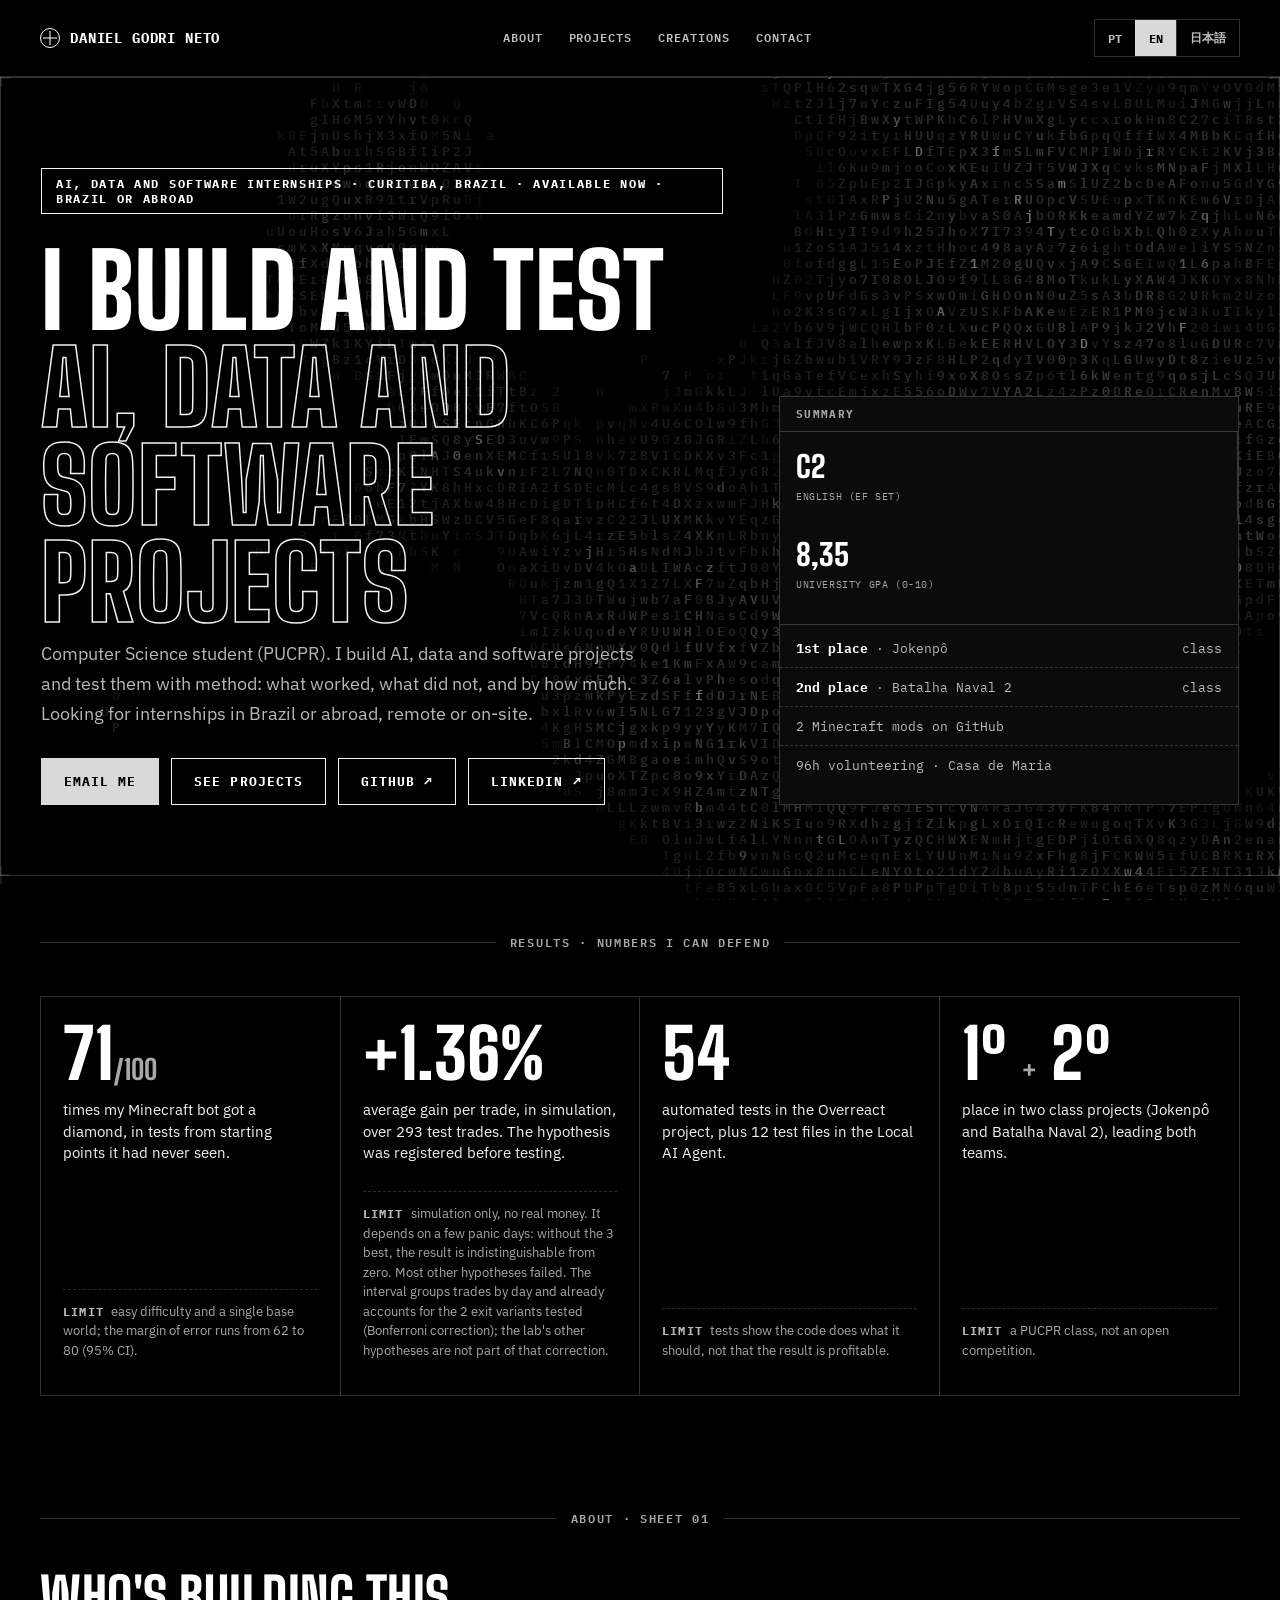
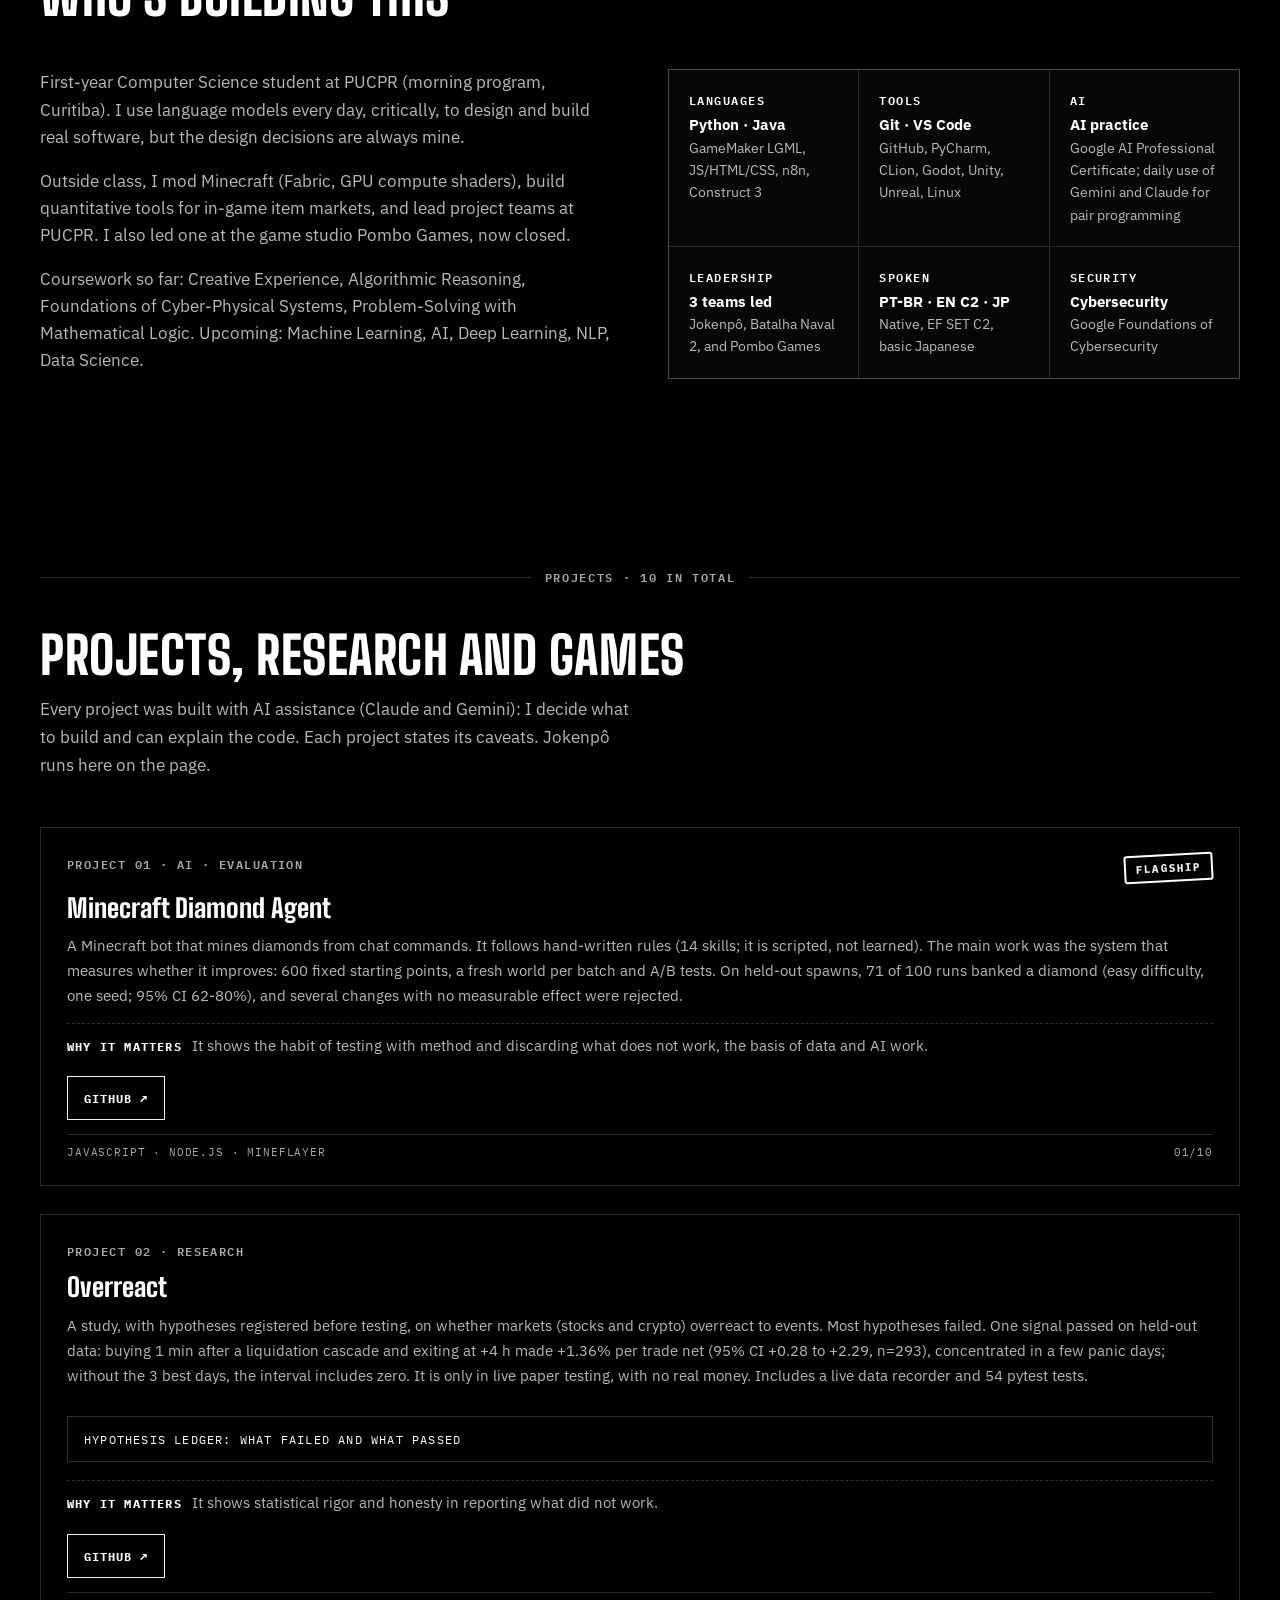
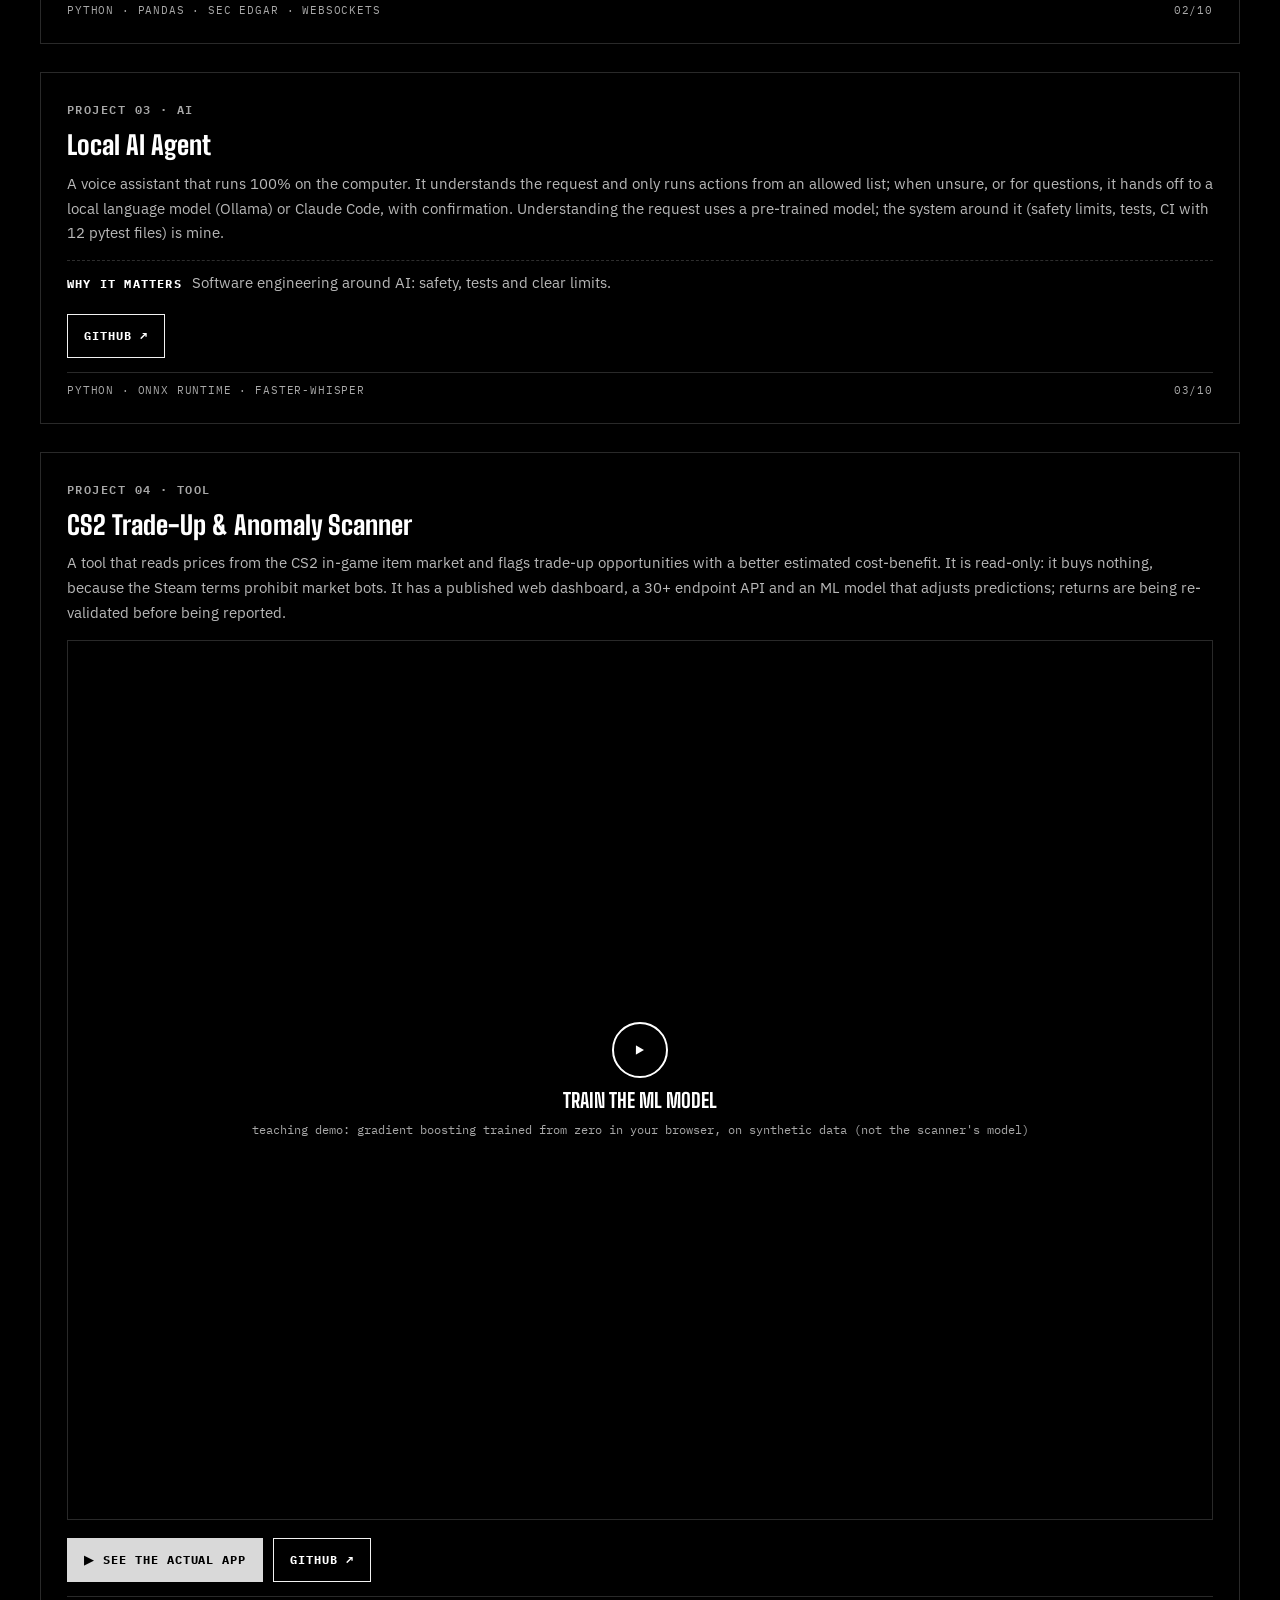
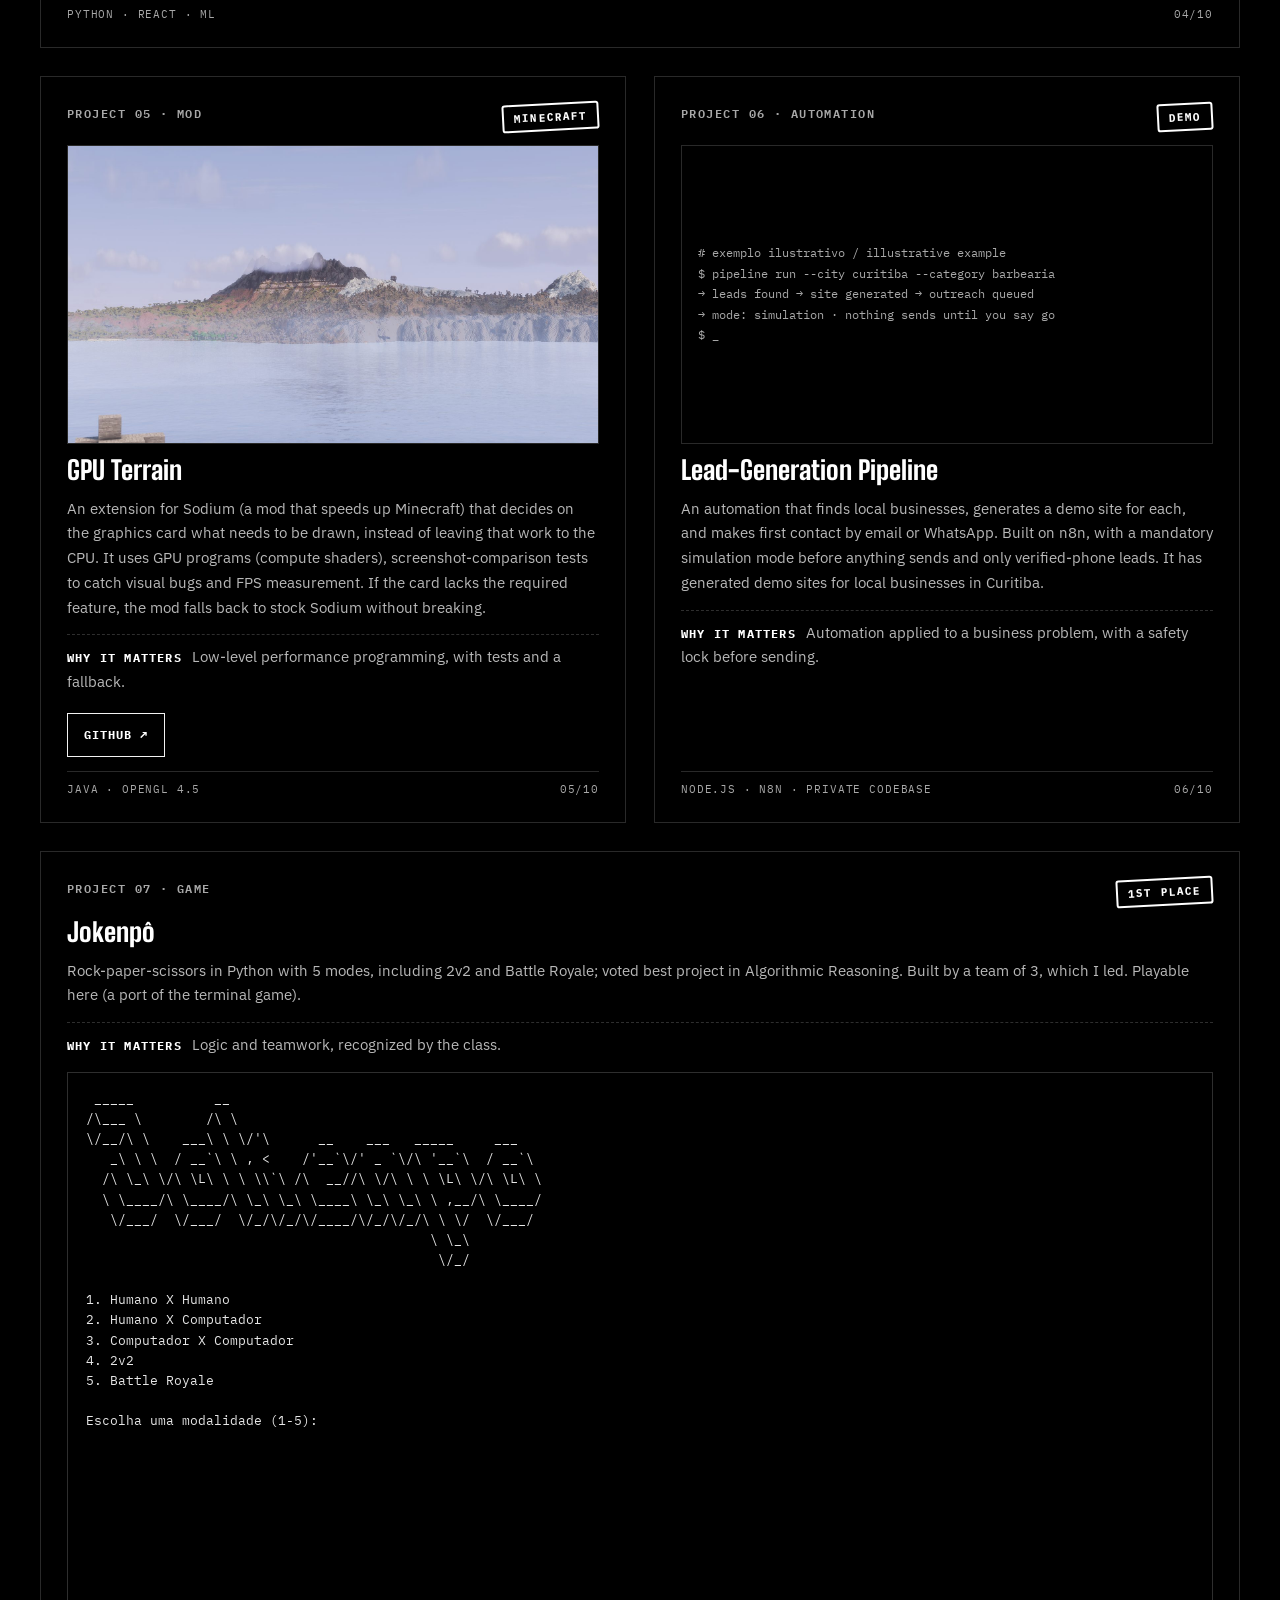
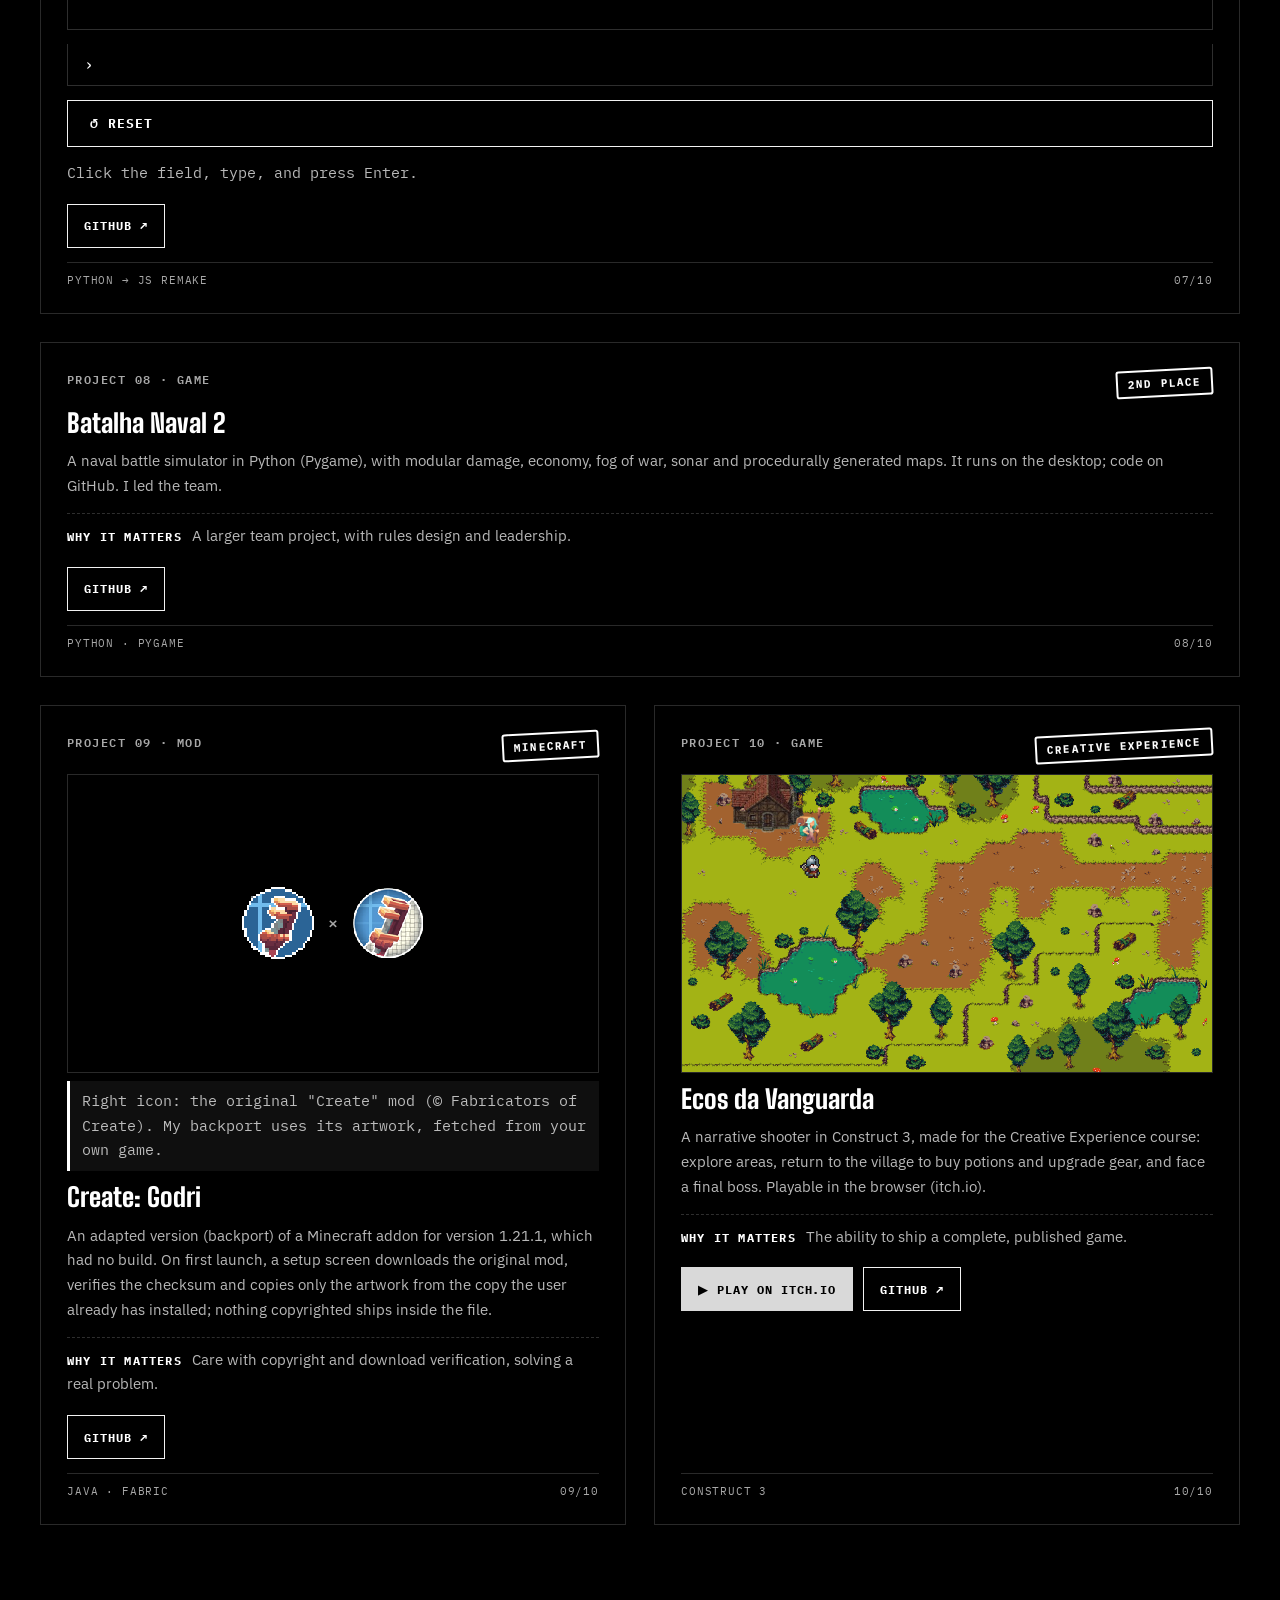
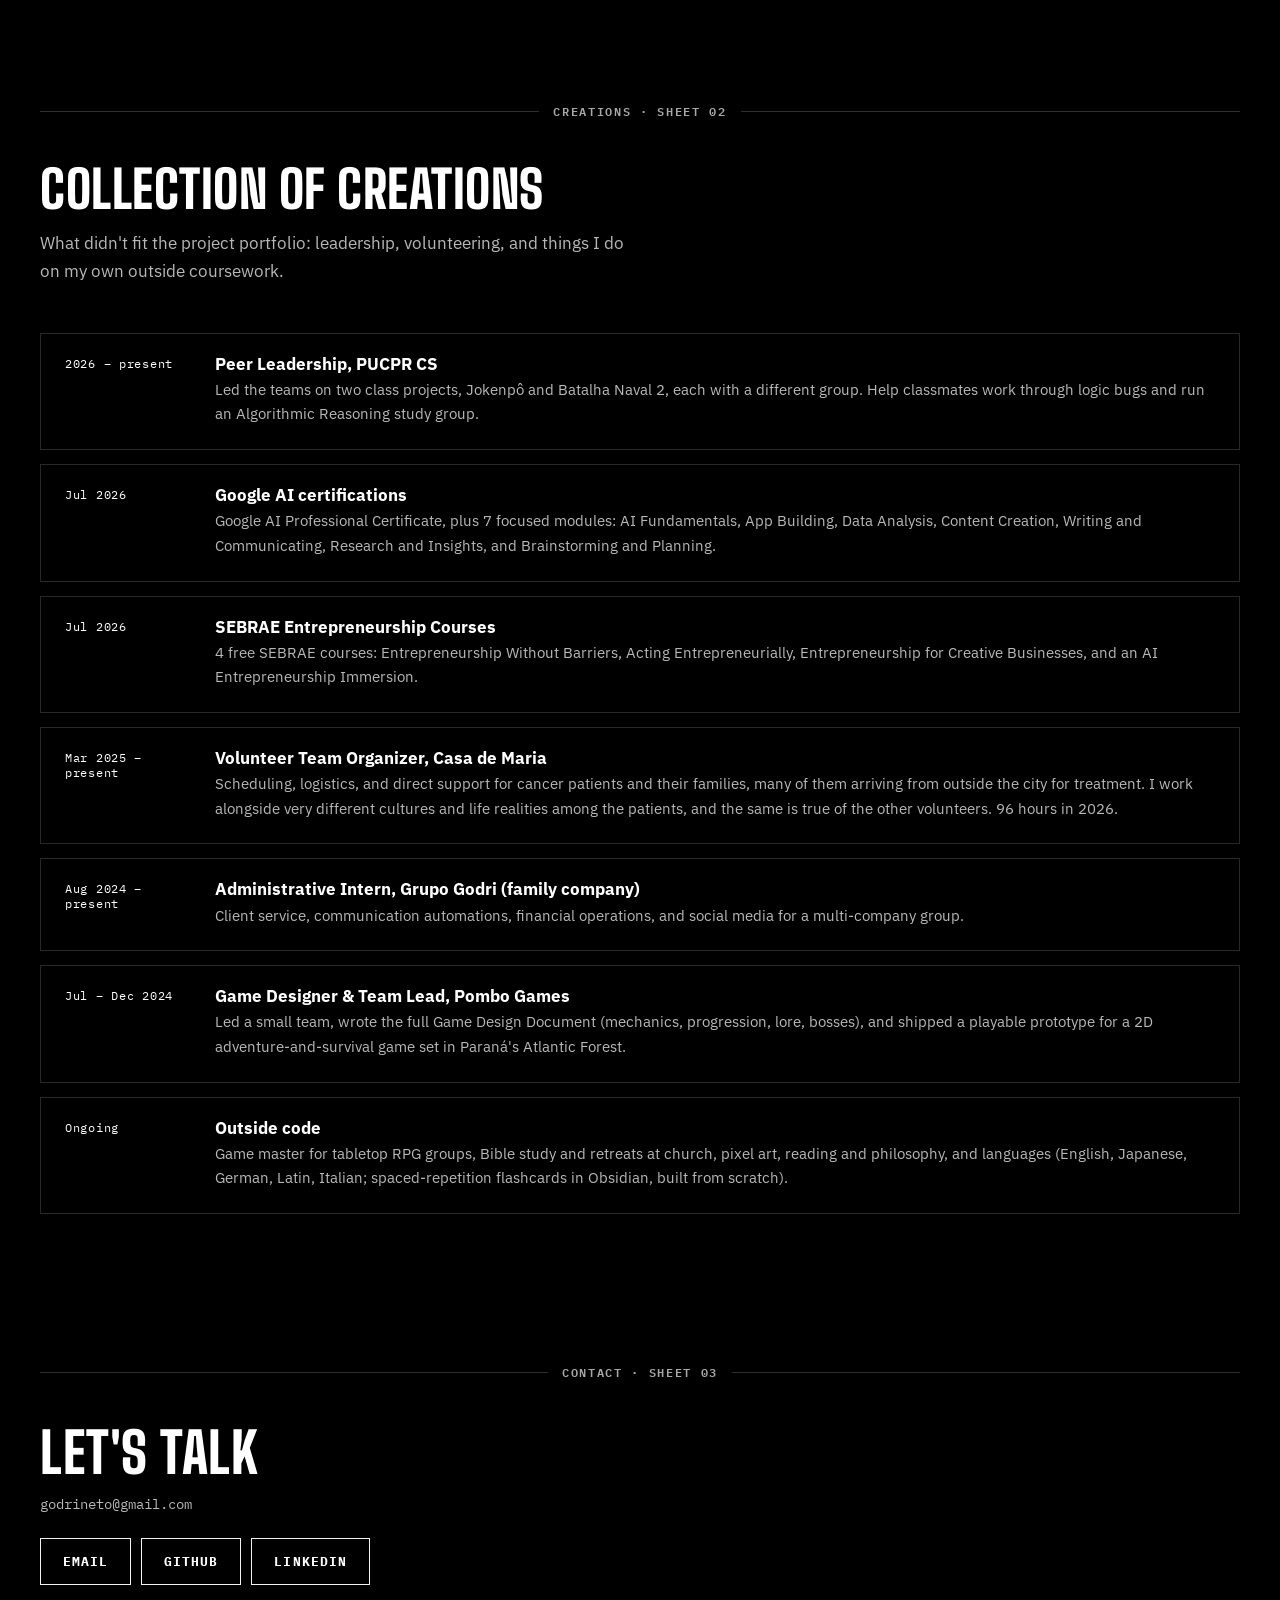
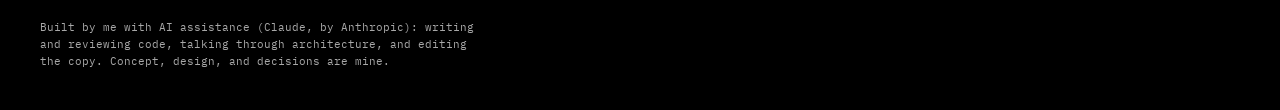
<file: index.html>
<!DOCTYPE html>
<html lang="pt">
<head>
<meta charset="UTF-8">
<meta name="viewport" content="width=device-width, initial-scale=1">
<title>Daniel Godri Neto · Portfolio</title>
<meta name="description" content="Daniel Godri Neto · Ciência da Computação (PUCPR). Projetos de IA, dados e software; procura estágio no Brasil ou no exterior.">
<link rel="preconnect" href="https://fonts.googleapis.com">
<link rel="preconnect" href="https://fonts.gstatic.com" crossorigin>
<meta property="og:type" content="website">
<meta property="og:title" content="Daniel Godri Neto · IA, dados e software">
<meta property="og:description" content="Estudante de Ciência da Computação (PUCPR). Projetos de IA, dados e software, testados com método.">
<meta property="og:url" content="https://resume-portifolio-vagas-ebd126.gitlab.io/">
<meta property="og:image" content="https://resume-portifolio-vagas-ebd126.gitlab.io/assets/img/og.png">
<meta property="og:image:width" content="1200">
<meta property="og:image:height" content="630">
<link rel="canonical" href="https://resume-portifolio-vagas-ebd126.gitlab.io/">
<meta name="twitter:card" content="summary_large_image">
<link rel="icon" href="assets/img/create-godri-icon.png">
<link rel="stylesheet" href="https://fonts.googleapis.com/css2?family=Big+Shoulders:wght@500;600;700;800;900&family=IBM+Plex+Sans:wght@400;500;600;700&family=IBM+Plex+Mono:wght@400;500;600;700&display=swap">
<link rel="stylesheet" href="assets/css/style.css?v=26">
</head>
<body>
<a class="skip-link" href="#main"><span data-lang="pt">Ir para o conteúdo</span><span data-lang="en">Skip to content</span><span data-lang="jp">本文へ</span></a>
<canvas class="ascii-bg" aria-hidden="true"></canvas>

<nav class="nav">
  <div class="container nav__bar">
    <a class="nav__brand" href="#top"><span class="mark" aria-hidden="true"></span> Daniel Godri Neto</a>
    <div class="nav__links" id="nav-links">
      <a href="#about"><span data-lang="pt">Sobre</span><span data-lang="en">About</span><span data-lang="jp">自己紹介</span></a>
      <a href="#projects"><span data-lang="pt">Projetos</span><span data-lang="en">Projects</span><span data-lang="jp">プロジェクト</span></a>
      <a href="#creations"><span data-lang="pt">Criações</span><span data-lang="en">Creations</span><span data-lang="jp">その他の活動</span></a>
      <a href="#contact"><span data-lang="pt">Contato</span><span data-lang="en">Contact</span><span data-lang="jp">連絡先</span></a>
    </div>
    <div class="nav__right">
      <div class="lang-toggle">
        <button type="button" data-set-lang="pt">PT</button>
        <button type="button" data-set-lang="en">EN</button>
        <button type="button" data-set-lang="jp">日本語</button>
      </div>
      <button type="button" class="nav__toggle" data-nav-toggle aria-label="Menu" aria-expanded="false" aria-controls="nav-links">☰</button>
    </div>
  </div>
</nav>

<header class="hero plate--blue" id="top">
  <div class="container hero__frame frame">
    <span class="cross cross--tl"></span><span class="cross cross--tr"></span>
    <span class="cross cross--bl"></span><span class="cross cross--br"></span>
    <div class="hero__inner">
      <div class="reveal">
        <span class="eyebrow"><span data-lang="pt">Estágio em IA, dados e software · Curitiba · início imediato · Brasil ou exterior</span><span data-lang="en">AI, data and software internships · Curitiba, Brazil · available now · Brazil or abroad</span><span data-lang="jp">AI・データ・ソフトウェアのインターンを探しています</span></span>
        <h1>
          <span data-lang="pt">Eu construo e testo<br><span class="outline">projetos de IA, dados e software</span></span>
          <span data-lang="en">I build and test<br><span class="outline">AI, data and software projects</span></span>
          <span data-lang="jp">僕は作って、検証する<br><span class="outline">AI・データ・ソフトウェアのプロジェクト</span></span>
        </h1>
        <p class="lead">
          <span data-lang="pt">Estudante de Ciência da Computação (PUCPR). Construo projetos de IA, dados e software e testo com método: o que funcionou, o que não funcionou e quanto. Procuro estágio no Brasil ou no exterior, remoto ou presencial.</span>
          <span data-lang="en">Computer Science student (PUCPR). I build AI, data and software projects and test them with method: what worked, what did not, and by how much. Looking for internships in Brazil or abroad, remote or on-site.</span>
          <span data-lang="jp">PUCPRでコンピュータサイエンスを学ぶ学生です。AI・データ・ソフトウェアのプロジェクトを作り、何がうまくいき、何がうまくいかなかったかを方法的に検証しています。ブラジル国内外、リモートまたは現地でのインターンを探しています。</span>
        </p>
        <div class="hero__actions">
          <a class="btn btn--solid" href="mailto:godrineto@gmail.com"><span data-lang="pt">Escrever por e-mail</span><span data-lang="en">Email me</span><span data-lang="jp">メールする</span></a>
          <a class="btn" href="#projects"><span data-lang="pt">Ver projetos</span><span data-lang="en">See projects</span><span data-lang="jp">プロジェクトを見る</span></a>
          <a class="btn" href="https://github.com/DanielGodriNeto" target="_blank" rel="noopener">GitHub ↗</a>
          <a class="btn" href="https://www.linkedin.com/in/danielgodrineto/" target="_blank" rel="noopener">LinkedIn ↗</a>
        </div>
      </div>
      <div class="titleblock reveal">
        <div class="titleblock__head"><span data-lang="pt">Resumo</span><span data-lang="en">Summary</span><span data-lang="jp">概要</span></div>
        <div class="titleblock__stats">
          <div><b>C2</b><span data-lang="pt">Inglês (EF SET)</span><span data-lang="en">English (EF SET)</span><span data-lang="jp">英語 (EF SET)</span></div>
          <div><b>8,35</b><span data-lang="pt">Média na faculdade (0-10)</span><span data-lang="en">University GPA (0-10)</span><span data-lang="jp">大学のGPA (0〜10)</span></div>
        </div>
        <ul class="titleblock__log">
          <li><span><b><span data-lang="pt">1º lugar</span><span data-lang="en">1st place</span><span data-lang="jp">1位</span></b> · Jokenpô</span><span><span data-lang="pt">turma</span><span data-lang="en">class</span><span data-lang="jp">授業</span></span></li>
          <li><span><b><span data-lang="pt">2º lugar</span><span data-lang="en">2nd place</span><span data-lang="jp">2位</span></b> · Batalha Naval 2</span><span><span data-lang="pt">turma</span><span data-lang="en">class</span><span data-lang="jp">授業</span></span></li>
          <li><span data-lang="pt">2 mods de Minecraft no GitHub</span><span data-lang="en">2 Minecraft mods on GitHub</span><span data-lang="jp">GitHubでMinecraft MODを2つ公開</span></li>
          <li><span data-lang="pt">96h voluntariado · Casa de Maria</span><span data-lang="en">96h volunteering · Casa de Maria</span><span data-lang="jp">ボランティア96時間 · Casa de Maria</span></li>
        </ul>
      </div>
    </div>
  </div>
</header>

<main id="main">
<section id="proof" class="proof">
  <div class="container">
    <div class="dim reveal"><span data-lang="pt">RESULTADOS · NÚMEROS QUE EU CONSIGO DEFENDER</span><span data-lang="en">RESULTS · NUMBERS I CAN DEFEND</span><span data-lang="jp">成果 · 説明できる数字</span></div>
    <div class="proof__grid">
<div class="proof__item reveal"><b class="proof__num"><span class="count">71</span><small>/100</small></b><p class="proof__label"><span data-lang="pt">vezes que meu robô de Minecraft conseguiu um diamante, em testes com pontos de partida que ele nunca tinha visto.</span><span data-lang="en">times my Minecraft bot got a diamond, in tests from starting points it had never seen.</span><span data-lang="jp">テスト用に確保したスポーンで、Minecraftボットがダイヤモンドを確保した回数。</span></p><p class="proof__limit"><b><span data-lang="pt">Limite</span><span data-lang="en">Limit</span><span data-lang="jp">限界</span></b> <span data-lang="pt">dificuldade fácil e um único mundo-base; a margem de erro vai de 62 a 80 (IC 95%).</span><span data-lang="en">easy difficulty and a single base world; the margin of error runs from 62 to 80 (95% CI).</span><span data-lang="jp">難易度イージー、シード1つ。95%信頼区間 62〜80。</span></p></div><div class="proof__item reveal"><b class="proof__num"><span class="count" data-lang="pt">+1,36%</span><span class="count" data-lang="en">+1.36%</span><span class="count" data-lang="jp">+1.36%</span></b><p class="proof__label"><span data-lang="pt">de ganho médio por operação, em simulação, em 293 operações de teste. A hipótese foi registrada antes de testar.</span><span data-lang="en">average gain per trade, in simulation, over 293 test trades. The hypothesis was registered before testing.</span><span data-lang="jp">取り置いたデータでのコスト控除後の1取引あたり(n=293)。検証前に仮説を登録。</span></p><p class="proof__limit"><b><span data-lang="pt">Limite</span><span data-lang="en">Limit</span><span data-lang="jp">限界</span></b> <span data-lang="pt">só simulação, sem dinheiro real. Depende de poucos dias de pânico: sem os 3 melhores, o resultado não se distingue de zero. A maioria das outras hipóteses falhou. O intervalo agrupa as operações por dia e já considera as 2 variantes de saída testadas (correção de Bonferroni); as demais hipóteses do laboratório não entram nessa conta.</span><span data-lang="en">simulation only, no real money. It depends on a few panic days: without the 3 best, the result is indistinguishable from zero. Most other hypotheses failed. The interval groups trades by day and already accounts for the 2 exit variants tested (Bonferroni correction); the lab's other hypotheses are not part of that correction.</span><span data-lang="jp">シミュレーションのみ、実資金なし。ごく少数のパニック日に集中。上位3日を除くと区間は0を含む。他の仮説の多くは失敗。区間は日ごとに集計し、検証した2つの出口条件を補正済み(ボンフェローニ)。他の仮説は補正の対象外。</span></p></div><div class="proof__item reveal"><b class="proof__num"><span class="count">54</span></b><p class="proof__label"><span data-lang="pt">testes automatizados no projeto Overreact, mais 12 arquivos de teste no Local AI Agent.</span><span data-lang="en">automated tests in the Overreact project, plus 12 test files in the Local AI Agent.</span><span data-lang="jp">Overreactの自動テスト数。Local AI Agentには別に12個のテストファイル。</span></p><p class="proof__limit"><b><span data-lang="pt">Limite</span><span data-lang="en">Limit</span><span data-lang="jp">限界</span></b> <span data-lang="pt">testes mostram que o código faz o previsto, não que o resultado dá lucro.</span><span data-lang="en">tests show the code does what it should, not that the result is profitable.</span><span data-lang="jp">テストはコードが想定通り動くことを示すもので、利益を保証しません。</span></p></div><div class="proof__item reveal"><b class="proof__num"><span class="count">1</span>º <small>+</small> <span class="count">2</span>º</b><p class="proof__label"><span data-lang="pt">lugar em dois projetos de turma (Jokenpô e Batalha Naval 2), liderando as duas equipes.</span><span data-lang="en">place in two class projects (Jokenpô and Batalha Naval 2), leading both teams.</span><span data-lang="jp">2つの授業プロジェクト(JokenpôとBatalha Naval 2)での順位。どちらもチームを率いました。</span></p><p class="proof__limit"><b><span data-lang="pt">Limite</span><span data-lang="en">Limit</span><span data-lang="jp">限界</span></b> <span data-lang="pt">turma da PUCPR, não uma competição aberta.</span><span data-lang="en">a PUCPR class, not an open competition.</span><span data-lang="jp">PUCPRのクラス内で、公開コンペではありません。</span></p></div>    </div>
  </div>
</section>

<section id="about" class="plate--paper">
  <div class="container">
    <div class="dim reveal"><span data-lang="pt">SOBRE · FOLHA 01</span><span data-lang="en">ABOUT · SHEET 01</span><span data-lang="jp">自己紹介 · シート01</span></div>
    <div class="section-head reveal">
      <h2><span data-lang="pt">Quem constrói isso aqui</span><span data-lang="en">Who's building this</span><span data-lang="jp">これを作っている人</span></h2>
    </div>
    <div class="about__inner">
      <div class="reveal">
        <p><span data-lang="pt">Primeiro ano de Ciência da Computação na PUCPR (período da manhã, Curitiba). Uso modelos de linguagem todo dia, de forma crítica, para projetar e construir software de verdade, mas a decisão de design é sempre minha.</span><span data-lang="en">First-year Computer Science student at PUCPR (morning program, Curitiba). I use language models every day, critically, to design and build real software, but the design decisions are always mine.</span><span data-lang="jp">PUCPR(クリチバ、午前クラス)でコンピュータサイエンスを専攻する1年生です。毎日、言語モデルを批判的思考をもって活用し、本物のソフトウェアを設計・開発していますが、設計の判断はいつも自分自身で行っています。</span></p>
        <p><span data-lang="pt">Fora da sala de aula, faço mods de Minecraft (Fabric, compute shaders na GPU), construo ferramentas quantitativas para mercados de itens de jogos e lidero equipes de projeto na faculdade. Já liderei uma equipe também no estúdio de jogos Pombo Games, hoje encerrado.</span><span data-lang="en">Outside class, I mod Minecraft (Fabric, GPU compute shaders), build quantitative tools for in-game item markets, and lead project teams at PUCPR. I also led one at the game studio Pombo Games, now closed.</span><span data-lang="jp">授業外では、MinecraftのMOD制作(Fabric、GPUコンピュートシェーダー)や、ゲーム内アイテム市場向けの定量分析ツールの開発をしています。大学の授業ではプロジェクトチームのリーダーも務めています。ゲームスタジオPombo Games(現在は閉鎖)でもチームを率いていました。</span></p>
        <p><span data-lang="pt">Matérias cursadas: Experiência Criativa, Raciocínio Algorítmico, Fundamentos de Sistemas Ciberfísicos, Resolução de Problemas com Lógica Matemática. A caminho: Machine Learning, IA, Deep Learning, NLP, Data Science.</span><span data-lang="en">Coursework so far: Creative Experience, Algorithmic Reasoning, Foundations of Cyber-Physical Systems, Problem-Solving with Mathematical Logic. Upcoming: Machine Learning, AI, Deep Learning, NLP, Data Science.</span><span data-lang="jp">これまでの履修科目: クリエイティブ・エクスペリエンス、アルゴリズム的思考、サイバーフィジカルシステム基礎、数理論理による問題解決。今後の予定: 機械学習、人工知能、深層学習、自然言語処理、データサイエンス。</span></p>
      </div>
      <div class="spec-grid reveal">
        <div class="spec-card">
          <span class="label"><span data-lang="pt">Linguagens</span><span data-lang="en">Languages</span><span data-lang="jp">言語</span></span>
          <h4>Python · Java</h4>
          <p>GameMaker LGML, JS/HTML/CSS, n8n, Construct 3</p>
        </div>
        <div class="spec-card">
          <span class="label"><span data-lang="pt">Ferramentas</span><span data-lang="en">Tools</span><span data-lang="jp">ツール</span></span>
          <h4>Git · VS Code</h4>
          <p>GitHub, PyCharm, CLion, Godot, Unity, Unreal, Linux</p>
        </div>
        <div class="spec-card">
          <span class="label">AI</span>
          <h4><span data-lang="pt">Prática com IA</span><span data-lang="en">AI practice</span><span data-lang="jp">AI実践</span></h4>
          <p><span data-lang="pt">Google AI Professional Certificate; uso diário do Gemini e do Claude para pair programming</span><span data-lang="en">Google AI Professional Certificate; daily use of Gemini and Claude for pair programming</span><span data-lang="jp">Google AI Professional Certificate取得。GeminiとClaudeを日常的にペアプログラミングで活用</span></p>
        </div>
        <div class="spec-card">
          <span class="label"><span data-lang="pt">Liderança</span><span data-lang="en">Leadership</span><span data-lang="jp">リーダーシップ</span></span>
          <h4><span data-lang="pt">3 equipes lideradas</span><span data-lang="en">3 teams led</span><span data-lang="jp">3チームをリード</span></h4>
          <p><span data-lang="pt">Jokenpô, Batalha Naval 2 e Pombo Games</span><span data-lang="en">Jokenpô, Batalha Naval 2, and Pombo Games</span><span data-lang="jp">Jokenpô、Batalha Naval 2、Pombo Games</span></p>
        </div>
        <div class="spec-card">
          <span class="label"><span data-lang="pt">Idiomas</span><span data-lang="en">Spoken</span><span data-lang="jp">話せる言語</span></span>
          <h4>PT-BR · EN C2 · JP</h4>
          <p><span data-lang="pt">Nativo, EF SET C2, japonês básico</span><span data-lang="en">Native, EF SET C2, basic Japanese</span><span data-lang="jp">ポルトガル語ネイティブ、EF SET C2、日本語基礎レベル</span></p>
        </div>
        <div class="spec-card">
          <span class="label"><span data-lang="pt">Segurança</span><span data-lang="en">Security</span><span data-lang="jp">セキュリティ</span></span>
          <h4><span data-lang="pt">Cibersegurança</span><span data-lang="en">Cybersecurity</span><span data-lang="jp">サイバーセキュリティ</span></h4>
          <p>Google Foundations of Cybersecurity</p>
        </div>
      </div>
    </div>
  </div>
</section>

<section id="projects" class="plate--paper">
  <div class="container">
    <div class="dim reveal"><span data-lang="pt">PROJETOS · 10 NO TOTAL</span><span data-lang="en">PROJECTS · 10 IN TOTAL</span><span data-lang="jp">プロジェクト · 全10件</span></div>
    <div class="section-head reveal">
      <h2><span data-lang="pt">Projetos, pesquisa e jogos</span><span data-lang="en">Projects, research and games</span><span data-lang="jp">プロジェクト、研究、ゲーム</span></h2>
      <p><span data-lang="pt">Todos os projetos foram feitos com assistência de IA (Claude e Gemini): eu defino o que construir e consigo explicar o código. Cada projeto traz suas ressalvas. O Jokenpô roda aqui na página.</span><span data-lang="en">Every project was built with AI assistance (Claude and Gemini): I decide what to build and can explain the code. Each project states its caveats. Jokenpô runs here on the page.</span><span data-lang="jp">すべてのプロジェクトはAI(ClaudeとGemini)の支援を受けて作りました。何を作るかは自分で決め、コードも説明できます。各プロジェクトに注意点を書いています。じゃんけんはこのページ内で動きます。</span></p>
    </div>

    <div class="project-grid">

      <!-- Plate 10 -->
      <article class="plate plate--span2 reveal">
        <div class="plate__top">
          <span class="label"><span data-lang="pt">PROJETO 01</span><span data-lang="en">PROJECT 01</span><span data-lang="jp">プロジェクト01</span> · <span data-lang="pt">IA · AVALIAÇÃO</span><span data-lang="en">AI · EVALUATION</span><span data-lang="jp">AI・評価</span></span>
          <span class="stamp-badge"><span data-lang="pt">Destaque</span><span data-lang="en">Flagship</span><span data-lang="jp">注目</span></span>
        </div>
        <h3>Minecraft Diamond Agent</h3>
        <p><span data-lang="pt">Um robô para Minecraft que minera diamantes a partir de comandos no chat. Ele segue regras escritas à mão (14 habilidades; é scriptado, não aprendido). O trabalho principal foi o sistema que mede se ele melhora: 600 pontos de partida fixos, mundo novo a cada lote e testes A/B. Em spawns reservados para teste, 71 de 100 execuções guardaram um diamante (dificuldade fácil, uma seed; IC 95%: 62-80%), e várias mudanças sem efeito mensurável foram descartadas.</span><span data-lang="en">A Minecraft bot that mines diamonds from chat commands. It follows hand-written rules (14 skills; it is scripted, not learned). The main work was the system that measures whether it improves: 600 fixed starting points, a fresh world per batch and A/B tests. On held-out spawns, 71 of 100 runs banked a diamond (easy difficulty, one seed; 95% CI 62-80%), and several changes with no measurable effect were rejected.</span><span data-lang="jp">チャットのコマンドでダイヤモンドを採掘するMinecraft用ボットです。手書きのルール(14スキル。学習型ではなくスクリプト型)で動きます。主な作業は、改善を測るための評価システムでした: 固定の開始地点600個、バッチごとに新しいワールド、A/Bテスト。テスト用に確保したスポーンでは100回中71回でダイヤモンドを確保(難易度イージー、シード1つ、95%信頼区間 62〜80%)。効果が測れない変更はいくつも却下しました。</span></p>
        <p class="plate__why"><b><span data-lang="pt">Por que importa</span><span data-lang="en">Why it matters</span><span data-lang="jp">なぜ重要か</span></b> <span data-lang="pt">Mostra o hábito de testar com método e descartar o que não funciona, a base do trabalho com dados e IA.</span><span data-lang="en">It shows the habit of testing with method and discarding what does not work, the basis of data and AI work.</span><span data-lang="jp">検証して、効かないものを捨てる習慣を示しています。データとAIの仕事の土台です。</span></p>
        <div class="plate__actions">
          <a class="btn" href="https://github.com/DanielGodriNeto/minecraft-agent" target="_blank" rel="noopener">GitHub ↗</a>
        </div>
        <div class="plate__foot"><span>JavaScript · Node.js · Mineflayer</span><span>01/10</span></div>
      </article>

      <!-- Plate 08 -->
      <article class="plate plate--span2 reveal">
        <div class="plate__top">
          <span class="label"><span data-lang="pt">PROJETO 02</span><span data-lang="en">PROJECT 02</span><span data-lang="jp">プロジェクト02</span> · <span data-lang="pt">PESQUISA</span><span data-lang="en">RESEARCH</span><span data-lang="jp">研究</span></span>
        </div>
        <h3>Overreact</h3>
        <p><span data-lang="pt">Estudo, com hipóteses registradas antes dos testes, sobre se o mercado (ações e cripto) reage demais a eventos. A maioria das hipóteses falhou. Um sinal passou nos dados reservados para teste: comprar 1 min após uma cascata de liquidações e sair em 4 h rendeu +1,36% por operação líquido (IC 95% +0,28 a +2,29, n=293), concentrado em poucos dias de pânico; sem os 3 melhores dias, o intervalo inclui zero. Está só em teste ao vivo em paper, sem dinheiro real. Inclui um gravador de dados ao vivo e 54 testes pytest.</span><span data-lang="en">A study, with hypotheses registered before testing, on whether markets (stocks and crypto) overreact to events. Most hypotheses failed. One signal passed on held-out data: buying 1 min after a liquidation cascade and exiting at +4 h made +1.36% per trade net (95% CI +0.28 to +2.29, n=293), concentrated in a few panic days; without the 3 best days, the interval includes zero. It is only in live paper testing, with no real money. Includes a live data recorder and 54 pytest tests.</span><span data-lang="jp">市場(株式と暗号資産)が出来事に過剰反応するかを、検証前に仮説を登録して調べた研究です。ほとんどの仮説は失敗しました。1つのシグナルが検証用に取り置いたデータで通過しました: 清算の連鎖の1分後に買い、4時間後に売ると、コスト控除後で1取引あたり+1.36%(95%信頼区間 +0.28〜+2.29、n=293)。ごく少数のパニック日に集中しており、上位3日を除くと区間は0を含みます。現在はペーパーでのライブ検証のみで、実資金は使っていません。ライブデータの記録機能と54個のpytestテストを備えています。</span></p>
        <details class="ledger"><summary><span data-lang="pt">Caderno de hipóteses: o que falhou e o que passou</span><span data-lang="en">Hypothesis ledger: what failed and what passed</span><span data-lang="jp">仮説ノート: 失敗したものと通過したもの</span></summary><div class="ledger__row"><span><span data-lang="pt">Preço esticado reverte (small caps)</span><span data-lang="en">Price stretch reverts (small caps)</span><span data-lang="jp">価格の行き過ぎが戻る(小型株)</span></span><b><span data-lang="pt">Falhou</span><span data-lang="en">Failed</span><span data-lang="jp">失敗</span></b><span><span data-lang="pt">acerto de 43 a 47%, média perto de zero; small caps seguem a tendência.</span><span data-lang="en">hit rate 43-47%, mean near zero; small caps trend instead.</span><span data-lang="jp">的中率43〜47%、平均はほぼ0。小型株はむしろトレンドが続く。</span></span></div><div class="ledger__row"><span><span data-lang="pt">Esticão sem 8-K reverte, com 8-K continua</span><span data-lang="en">Stretch without an 8-K reverts, with one continues</span><span data-lang="jp">8-Kなしの行き過ぎは戻り、ありなら続く</span></span><b><span data-lang="pt">Falhou</span><span data-lang="en">Failed</span><span data-lang="jp">失敗</span></b><span><span data-lang="pt">o sinal inverte entre treino e teste.</span><span data-lang="en">the sign flips between train and test.</span><span data-lang="jp">学習データと検証データで符号が逆転。</span></span></div><div class="ledger__row"><span><span data-lang="pt">IA lê a notícia ("caiu, mas a notícia não era ruim")</span><span data-lang="en">LLM reads the news ("dropped, but the news was not bad")</span><span data-lang="jp">AIがニュースを読む(「下がったが悪材料ではない」)</span></span><b><span data-lang="pt">Falhou</span><span data-lang="en">Failed</span><span data-lang="jp">失敗</span></b><span><span data-lang="pt">acerto de 40 a 44% no treino e no teste.</span><span data-lang="en">hit rate 40-44% in train and test.</span><span data-lang="jp">学習・検証ともに的中率40〜44%。</span></span></div><div class="ledger__row"><span><span data-lang="pt">G3: comprar na Binance após listagem na Upbit</span><span data-lang="en">G3: buy on Binance after an Upbit listing</span><span data-lang="jp">G3: Upbit上場後にBinanceで買う</span></span><b><span data-lang="pt">Falhou</span><span data-lang="en">Failed</span><span data-lang="jp">失敗</span></b><span><span data-lang="pt">cerca de -3% por operação (n=82); o movimento acontece no primeiro segundo.</span><span data-lang="en">about -3% per trade (n=82); the move happens in the first second.</span><span data-lang="jp">1取引あたり約-3%(n=82)。値動きは最初の1秒で起きる。</span></span></div><div class="ledger__row"><span><span data-lang="pt">G5: funding muito negativo, comprar à vista</span><span data-lang="en">G5: very negative funding, buy spot</span><span data-lang="jp">G5: 資金調達率が大きく負、現物を買う</span></span><b><span data-lang="pt">Falhou</span><span data-lang="en">Failed</span><span data-lang="jp">失敗</span></b><span><span data-lang="pt">sem poder de previsão.</span><span data-lang="en">no predictive power.</span><span data-lang="jp">予測力なし。</span></span></div><div class="ledger__row"><span><span data-lang="pt">G4: rebote após cascata de liquidações</span><span data-lang="en">G4: rebound after a liquidation cascade</span><span data-lang="jp">G4: 清算の連鎖後の反発</span></span><b class="ok"><span data-lang="pt">Passou (secundário)</span><span data-lang="en">Passed (secondary)</span><span data-lang="jp">通過(二次的)</span></b><span><span data-lang="pt">+1,36% por operação líquido, IC 95% de +0,28 a +2,29, n=293. Sem os 3 melhores dias, o intervalo cruza zero. A variante principal (saída em 60 min) reprovou; esta é a secundária (240 min). Em teste ao vivo só em simulação. <a href="https://github.com/DanielGodriNeto/overreact/commit/569664d" target="_blank" rel="noopener">Pré-registro no GitHub ↗</a></span><span data-lang="en">+1.36% per trade net, 95% CI +0.28 to +2.29, n=293. Without the 3 best days, the interval crosses zero. The primary variant (60-min exit) failed; this is the secondary (240 min). Live testing in simulation only. <a href="https://github.com/DanielGodriNeto/overreact/commit/569664d" target="_blank" rel="noopener">Pre-registration on GitHub ↗</a></span><span data-lang="jp">コスト控除後で1取引あたり+1.36%、95%信頼区間 +0.28〜+2.29、n=293。上位3日を除くと区間は0をまたぐ。主条件(60分で決済)は不合格で、これは副条件(240分)。ライブ検証はシミュレーションのみ。<a href="https://github.com/DanielGodriNeto/overreact/commit/569664d" target="_blank" rel="noopener">GitHubの事前登録 ↗</a></span></span></div></details>
        <p class="plate__why"><b><span data-lang="pt">Por que importa</span><span data-lang="en">Why it matters</span><span data-lang="jp">なぜ重要か</span></b> <span data-lang="pt">Mostra rigor estatístico e honestidade ao reportar o que não deu certo.</span><span data-lang="en">It shows statistical rigor and honesty in reporting what did not work.</span><span data-lang="jp">統計的な厳密さと、うまくいかなかったことを正直に報告する姿勢を示しています。</span></p>
        <div class="plate__actions">
          <a class="btn" href="https://github.com/DanielGodriNeto/overreact" target="_blank" rel="noopener">GitHub ↗</a>
        </div>
        <div class="plate__foot"><span>Python · pandas · SEC EDGAR · WebSockets</span><span>02/10</span></div>
      </article>

      <!-- Plate 09 -->
      <article class="plate plate--span2 reveal">
        <div class="plate__top">
          <span class="label"><span data-lang="pt">PROJETO 03</span><span data-lang="en">PROJECT 03</span><span data-lang="jp">プロジェクト03</span> · <span data-lang="pt">IA</span><span data-lang="en">AI</span><span data-lang="jp">AI</span></span>
        </div>
        <h3>Local AI Agent</h3>
        <p><span data-lang="pt">Assistente de voz que roda 100% no computador. Ele entende o pedido e só executa ações de uma lista permitida; se estiver em dúvida ou for uma pergunta, passa para um modelo de linguagem local (Ollama) ou o Claude Code, com confirmação. O entendimento do pedido usa um modelo pré-treinado; o sistema ao redor (limites de segurança, testes, CI com 12 arquivos pytest) é meu.</span><span data-lang="en">A voice assistant that runs 100% on the computer. It understands the request and only runs actions from an allowed list; when unsure, or for questions, it hands off to a local language model (Ollama) or Claude Code, with confirmation. Understanding the request uses a pre-trained model; the system around it (safety limits, tests, CI with 12 pytest files) is mine.</span><span data-lang="jp">100%ローカルで動く音声アシスタントです。依頼を理解し、許可リストにある操作だけを実行します。迷う場合や質問は、ローカルの言語モデル(Ollama)かClaude Codeに回し、確認を取ります。依頼の理解は事前学習済みモデルを使い、その周りのシステム(安全上の制限、テスト、12個のpytestファイルによるCI)が自分の作業です。</span></p>
        <p class="plate__why"><b><span data-lang="pt">Por que importa</span><span data-lang="en">Why it matters</span><span data-lang="jp">なぜ重要か</span></b> <span data-lang="pt">Engenharia de software em volta da IA: segurança, testes e limites claros.</span><span data-lang="en">Software engineering around AI: safety, tests and clear limits.</span><span data-lang="jp">AIの周りのソフトウェア工学です: 安全性、テスト、明確な限界。</span></p>
        <div class="plate__actions">
          <a class="btn" href="https://github.com/DanielGodriNeto/local-ai-agent" target="_blank" rel="noopener">GitHub ↗</a>
        </div>
        <div class="plate__foot"><span>Python · ONNX Runtime · faster-whisper</span><span>03/10</span></div>
      </article>

      <!-- Plate 01 · CS2 Scanner -->
      <article class="plate plate--span2 reveal" id="cs2">
        <div class="plate__top">
          <span class="label"><span data-lang="pt">PROJETO 04</span><span data-lang="en">PROJECT 04</span><span data-lang="jp">プロジェクト04</span> · <span data-lang="pt">FERRAMENTA</span><span data-lang="en">TOOL</span><span data-lang="jp">ツール</span></span>
          
        </div>
        <h3>CS2 Trade-Up &amp; Anomaly Scanner</h3>
        <p><span data-lang="pt">Ferramenta que lê preços do mercado de itens do CS2 e aponta oportunidades de troca com melhor custo-benefício estimado. Só lê dados: não compra nada, porque os Termos da Steam proíbem robôs de mercado. Tem painel web publicado, API com 30+ endpoints e um modelo de ML que ajusta as previsões; os retornos estão sendo revalidados antes de serem divulgados.</span><span data-lang="en">A tool that reads prices from the CS2 in-game item market and flags trade-up opportunities with a better estimated cost-benefit. It is read-only: it buys nothing, because the Steam terms prohibit market bots. It has a published web dashboard, a 30+ endpoint API and an ML model that adjusts predictions; returns are being re-validated before being reported.</span><span data-lang="jp">CS2のゲーム内アイテム市場の価格を読み取り、推定コストパフォーマンスの高いトレードアップの機会を提示するツールです。読み取り専用で、購入は一切しません(Steamの規約がボットを禁止しているため)。公開済みのWebダッシュボード、30以上のエンドポイントを持つAPI、予測を調整するMLモデルを備え、リターンは公開前に再検証中です。</span></p>

        <div class="play-frame play-frame--tall" data-lazy-game data-game-src="tools/ml-sandbox/index.html" data-game-title="ML Training Sandbox">
          <button type="button" class="play-frame__trigger">
            <span class="play-frame__icon">▶</span>
            <span><span data-lang="pt">Treinar o modelo de ML</span><span data-lang="en">Train the ML model</span><span data-lang="jp">MLモデルを訓練する</span></span>
            <span class="play-frame__note"><span data-lang="pt">demo didático: gradient boosting treinado do zero no seu navegador, com dados sintéticos (não é o modelo do scanner)</span><span data-lang="en">teaching demo: gradient boosting trained from zero in your browser, on synthetic data (not the scanner's model)</span><span data-lang="jp">学習用デモ: ブラウザ内でゼロから勾配ブースティングを訓練、合成データを使用(スキャナーのモデルではありません)</span></span>
          </button>
        </div>

        <div class="plate__actions">
          <a class="btn btn--solid" href="https://cs2-trade-calculator.onrender.com" target="_blank" rel="noopener">▶ <span data-lang="pt">Ver o app real</span><span data-lang="en">See the actual app</span><span data-lang="jp">実際のアプリを見る</span></a>
          <a class="btn" href="https://github.com/DanielGodriNeto/cs2-trade-calculator" target="_blank" rel="noopener">GitHub ↗</a>
        </div>
        <div class="plate__foot"><span>Python · React · ML</span><span>04/10</span></div>
      </article>

      <!-- Plate 04 · GPU Terrain / Godri-Culling -->
      <article class="plate reveal">
        <div class="plate__top">
          <span class="label"><span data-lang="pt">PROJETO 05</span><span data-lang="en">PROJECT 05</span><span data-lang="jp">プロジェクト05</span> · MOD</span>
          <span class="stamp-badge">Minecraft</span>
        </div>
        <div class="plate__media">
          <img src="assets/img/gpu-terrain.jpg" alt="Minecraft terrain rendered with the GPU Terrain add-on, long draw distance across water to distant mountains" loading="lazy">
        </div>
        <h3>GPU Terrain</h3>
        <p><span data-lang="pt">Extensão do Sodium (mod que acelera o Minecraft) que decide na placa de vídeo o que precisa ser desenhado, em vez de deixar essa conta para o processador. Usa programas de GPU (compute shaders), testes de comparação de capturas de tela para achar erros visuais e medição de FPS. Se a placa não tiver o recurso necessário, o mod volta ao Sodium normal sem quebrar.</span><span data-lang="en">An extension for Sodium (a mod that speeds up Minecraft) that decides on the graphics card what needs to be drawn, instead of leaving that work to the CPU. It uses GPU programs (compute shaders), screenshot-comparison tests to catch visual bugs and FPS measurement. If the card lacks the required feature, the mod falls back to stock Sodium without breaking.</span><span data-lang="jp">Sodium(Minecraftを高速化するMOD)の拡張で、何を描画すべきかの判断をCPUではなくグラフィックスカード上で行います。GPUプログラム(コンピュートシェーダー)、視覚的なバグを見つけるスクリーンショット比較テスト、FPS計測を備えています。必要な機能がないGPUでは、壊れずに通常のSodiumに戻ります。</span></p>
        <p class="plate__why"><b><span data-lang="pt">Por que importa</span><span data-lang="en">Why it matters</span><span data-lang="jp">なぜ重要か</span></b> <span data-lang="pt">Programação de desempenho de baixo nível, com testes e plano B.</span><span data-lang="en">Low-level performance programming, with tests and a fallback.</span><span data-lang="jp">低レベルの性能プログラミングです。テストとフォールバック付き。</span></p>
        <div class="plate__actions">
          <a class="btn" href="https://github.com/DanielGodriNeto/Godri-Culling" target="_blank" rel="noopener">GitHub ↗</a>
        </div>
        <div class="plate__foot"><span>Java · OpenGL 4.5</span><span>05/10</span></div>
      </article>

      <!-- Plate 06 · B2B lead pipeline -->
      <article class="plate reveal">
        <div class="plate__top">
          <span class="label"><span data-lang="pt">PROJETO 06</span><span data-lang="en">PROJECT 06</span><span data-lang="jp">プロジェクト06</span> · <span data-lang="pt">AUTOMAÇÃO</span><span data-lang="en">AUTOMATION</span><span data-lang="jp">自動化</span></span>
          <span class="stamp-badge"><span data-lang="pt">demonstração</span><span data-lang="en">demo</span><span data-lang="jp">デモ</span></span>
        </div>
        <div class="plate__media">
          <pre># exemplo ilustrativo / illustrative example
$ pipeline run --city curitiba --category barbearia
→ leads found → site generated → outreach queued
→ mode: simulation · nothing sends until you say go
$ _</pre>
        </div>
        <h3><span data-lang="pt">Pipeline de Geração de Leads</span><span data-lang="en">Lead-Generation Pipeline</span><span data-lang="jp">リード獲得パイプライン</span></h3>
        <p><span data-lang="pt">Automação que encontra negócios locais, gera um site de demonstração para cada um e faz o primeiro contato por e-mail ou WhatsApp. Feita no n8n, com modo de simulação obrigatório antes de qualquer envio e só com leads de telefone verificado. Gerou sites de demonstração para negócios locais de Curitiba.</span><span data-lang="en">An automation that finds local businesses, generates a demo site for each, and makes first contact by email or WhatsApp. Built on n8n, with a mandatory simulation mode before anything sends and only verified-phone leads. It has generated demo sites for local businesses in Curitiba.</span><span data-lang="jp">地域の店舗を見つけ、それぞれにデモサイトを作り、メールかWhatsAppで最初の連絡を取る自動化です。n8nで構築し、送信前に必ずシミュレーションモードを通し、電話番号が確認できたリードだけを対象にします。クリチバの地域店舗向けにデモサイトを生成しました。</span></p>
        <p class="plate__why"><b><span data-lang="pt">Por que importa</span><span data-lang="en">Why it matters</span><span data-lang="jp">なぜ重要か</span></b> <span data-lang="pt">Automação aplicada a um problema de negócio, com trava de segurança antes do envio.</span><span data-lang="en">Automation applied to a business problem, with a safety lock before sending.</span><span data-lang="jp">事業課題への自動化で、送信前に安全装置があります。</span></p>
        <div class="plate__foot"><span>Node.js · n8n · <span data-lang="pt">código privado</span><span data-lang="en">private codebase</span><span data-lang="jp">非公開コード</span></span><span>06/10</span></div>
      </article>

      <!-- Plate 02 · Jokenpo playable -->
      <article class="plate plate--span2 reveal" id="jokenpo">
        <div class="plate__top">
          <span class="label"><span data-lang="pt">PROJETO 07</span><span data-lang="en">PROJECT 07</span><span data-lang="jp">プロジェクト07</span> · <span data-lang="pt">JOGO</span><span data-lang="en">GAME</span><span data-lang="jp">ゲーム</span></span>
          <span class="stamp-badge"><span data-lang="pt">1º lugar</span><span data-lang="en">1st place</span><span data-lang="jp">1位</span></span>
        </div>
        <h3>Jokenpô</h3>
        <p><span data-lang="pt">Pedra, papel e tesoura em Python com 5 modos, incluindo 2v2 e Battle Royale; escolhido o melhor projeto de Raciocínio Algorítmico. Feito em equipe de 3 pessoas, que eu liderei. Jogável aqui (porte do jogo de terminal).</span><span data-lang="en">Rock-paper-scissors in Python with 5 modes, including 2v2 and Battle Royale; voted best project in Algorithmic Reasoning. Built by a team of 3, which I led. Playable here (a port of the terminal game).</span><span data-lang="jp">Pythonで作った5モードのじゃんけんです(2対2とバトルロイヤルを含む)。「アルゴリズム的思考」で最優秀プロジェクトに選ばれました。3人のチームで制作し、自分がリーダーを務めました。ターミナル版の移植で、ここで遊べます。</span></p>
        <p class="plate__why"><b><span data-lang="pt">Por que importa</span><span data-lang="en">Why it matters</span><span data-lang="jp">なぜ重要か</span></b> <span data-lang="pt">Lógica e trabalho em equipe, reconhecidos pela turma.</span><span data-lang="en">Logic and teamwork, recognized by the class.</span><span data-lang="jp">ロジックとチームワークが、クラスで評価されました。</span></p>
        <div class="jkp-term" data-jkp-screen role="region" aria-label="Jokenpô" tabindex="0"></div>
        <div class="jkp-inputline" data-jkp-inputline hidden>
          <input class="jkp-input" data-jkp-input type="text" autocomplete="off" autocapitalize="off" autocorrect="off" spellcheck="false">
        </div>
        <button type="button" class="btn jkp-reset" data-jkp-reset>↺ <span data-lang="pt">Reiniciar</span><span data-lang="en">Reset</span><span data-lang="jp">リセット</span></button>
        <button type="button" class="btn btn--solid jkp-start" data-jkp-start hidden>▶ <span data-lang="pt">Jogar de novo</span><span data-lang="en">Play again</span><span data-lang="jp">もう一度プレイ</span></button>
        <p class="jkp-hint"><span data-lang="pt">Clique no campo, digite e aperte Enter.</span><span data-lang="en">Click the field, type, and press Enter.</span><span data-lang="jp">入力欄をクリックし、入力してEnterを押してください。</span></p>
        <div class="plate__actions">
          <a class="btn" href="https://github.com/DanielGodriNeto/PjBL-RA1-Jokenpo" target="_blank" rel="noopener">GitHub ↗</a>
        </div>
        <div class="plate__foot"><span>Python → JS remake</span><span>07/10</span></div>
      </article>

      <!-- Plate 07 · Batalha Naval 2 (desktop Pygame; linked, not embedded) -->
      <article class="plate plate--span2 reveal">
        <div class="plate__top">
          <span class="label"><span data-lang="pt">PROJETO 08</span><span data-lang="en">PROJECT 08</span><span data-lang="jp">プロジェクト08</span> · <span data-lang="pt">JOGO</span><span data-lang="en">GAME</span><span data-lang="jp">ゲーム</span></span>
          <span class="stamp-badge"><span data-lang="pt">2º lugar</span><span data-lang="en">2nd place</span><span data-lang="jp">2位</span></span>
        </div>
        <h3>Batalha Naval 2</h3>
        <p><span data-lang="pt">Simulador de batalha naval em Python (Pygame), com dano por módulos, economia, névoa de guerra, sonar e mapas gerados automaticamente. Roda no computador; código no GitHub. Liderei a equipe.</span><span data-lang="en">A naval battle simulator in Python (Pygame), with modular damage, economy, fog of war, sonar and procedurally generated maps. It runs on the desktop; code on GitHub. I led the team.</span><span data-lang="jp">Pygame製の海戦シミュレーターです。モジュール式のダメージ、経済、戦場の霧、ソナー、自動生成マップを備えています。デスクトップで動き、コードはGitHubにあります。チームを率いました。</span></p>
        <p class="plate__why"><b><span data-lang="pt">Por que importa</span><span data-lang="en">Why it matters</span><span data-lang="jp">なぜ重要か</span></b> <span data-lang="pt">Projeto maior, em grupo, com design de regras e liderança.</span><span data-lang="en">A larger team project, with rules design and leadership.</span><span data-lang="jp">規模の大きいチームプロジェクトで、ルール設計とリーダーシップを示しています。</span></p>
        <div class="plate__actions">
          <a class="btn" href="https://github.com/DanielGodriNeto/Jogo-battleship" target="_blank" rel="noopener">GitHub ↗</a>
        </div>
        <div class="plate__foot"><span>Python · Pygame</span><span>08/10</span></div>
      </article>

      <!-- Plate 03 · Create: Godri -->
      <article class="plate reveal">
        <div class="plate__top">
          <span class="label"><span data-lang="pt">PROJETO 09</span><span data-lang="en">PROJECT 09</span><span data-lang="jp">プロジェクト09</span> · MOD</span>
          <span class="stamp-badge">Minecraft</span>
        </div>
        <div class="plate__media is-icon">
          <div class="mod-icons">
            <img src="assets/img/create-godri-icon.png" alt="Create: Godri mod icon" loading="lazy">
            <span class="mod-icons__x">×</span>
            <img src="assets/img/create-mod-icon.webp" alt="Create mod icon" loading="lazy">
          </div>
        </div>
        <p class="plate__note" style="margin-top:-6px;"><span data-lang="pt">Ícone à direita: mod "Create" original (© Fabricators of Create). Meu backport usa a arte dele, buscada do seu próprio jogo.</span><span data-lang="en">Right icon: the original "Create" mod (© Fabricators of Create). My backport uses its artwork, fetched from your own game.</span><span data-lang="jp">右のアイコン: オリジナルの「Create」MOD (© Fabricators of Create)。私のバックポートは、あなた自身のゲームから取得したそのアートワークを使用しています。</span></p>
        <h3>Create: Godri</h3>
        <p><span data-lang="pt">Versão adaptada (backport) de um addon de Minecraft para a versão 1.21.1, que não tinha build. Na primeira execução, uma tela de setup baixa o mod original, confere o checksum e copia só a arte do jogo que o usuário já tem instalado; nada protegido por direitos autorais vai dentro do arquivo.</span><span data-lang="en">An adapted version (backport) of a Minecraft addon for version 1.21.1, which had no build. On first launch, a setup screen downloads the original mod, verifies the checksum and copies only the artwork from the copy the user already has installed; nothing copyrighted ships inside the file.</span><span data-lang="jp">Minecraft 1.21.1向けに、ビルドが存在しなかったアドオンをバックポートしました。初回起動時にセットアップ画面が元のMODをダウンロードしてチェックサムを検証し、すでにインストール済みの本体から素材だけをコピーします。著作権で保護されたものは.jarに含まれません。</span></p>
        <p class="plate__why"><b><span data-lang="pt">Por que importa</span><span data-lang="en">Why it matters</span><span data-lang="jp">なぜ重要か</span></b> <span data-lang="pt">Cuidado com direitos autorais e verificação de downloads, resolvendo um problema real.</span><span data-lang="en">Care with copyright and download verification, solving a real problem.</span><span data-lang="jp">著作権への配慮とダウンロード検証で、実際の問題を解決しました。</span></p>
        <div class="plate__actions">
          <a class="btn" href="https://github.com/DanielGodriNeto/Create-Godri" target="_blank" rel="noopener">GitHub ↗</a>
        </div>
        <div class="plate__foot"><span>Java · Fabric</span><span>09/10</span></div>
      </article>

      <!-- Plate 05 · Ecos da Vanguarda -->
      <article class="plate reveal">
        <div class="plate__top">
          <span class="label"><span data-lang="pt">PROJETO 10</span><span data-lang="en">PROJECT 10</span><span data-lang="jp">プロジェクト10</span> · <span data-lang="pt">JOGO</span><span data-lang="en">GAME</span><span data-lang="jp">ゲーム</span></span>
          <span class="stamp-badge"><span data-lang="pt">Experiência Criativa</span><span data-lang="en">Creative Experience</span><span data-lang="jp">クリエイティブ・エクスペリエンス</span></span>
        </div>
        <div class="plate__media">
          <img src="assets/img/ecos-da-vanguarda-cover.png" alt="Ecos da Vanguarda cover art" loading="lazy">
        </div>
        <h3>Ecos da Vanguarda</h3>
        <p><span data-lang="pt">Jogo de tiro narrativo em Construct 3, feito para a matéria Experiência Criativa: explorar áreas, voltar à vila para comprar poções e melhorar o equipamento, e enfrentar um chefe final. Jogável no navegador (itch.io).</span><span data-lang="en">A narrative shooter in Construct 3, made for the Creative Experience course: explore areas, return to the village to buy potions and upgrade gear, and face a final boss. Playable in the browser (itch.io).</span><span data-lang="jp">Construct 3で作ったナラティブ型シューティングです(授業課題)。エリアを探索し、村に戻ってポーションや装備を整え、最終ボスと戦います。itch.ioでブラウザからプレイできます。</span></p>
        <p class="plate__why"><b><span data-lang="pt">Por que importa</span><span data-lang="en">Why it matters</span><span data-lang="jp">なぜ重要か</span></b> <span data-lang="pt">Capacidade de entregar um jogo completo e publicado.</span><span data-lang="en">The ability to ship a complete, published game.</span><span data-lang="jp">完成したゲームを公開までやり切る力です。</span></p>
        <div class="plate__actions">
          <a class="btn btn--solid" href="https://mancato-hiroshi.itch.io/ecos-da-vanguarda" target="_blank" rel="noopener">▶ <span data-lang="pt">Jogar no itch.io</span><span data-lang="en">Play on itch.io</span><span data-lang="jp">itch.ioでプレイ</span></a>
          <a class="btn" href="https://github.com/DanielGodriNeto/Ecos-da-Vanguarda" target="_blank" rel="noopener">GitHub ↗</a>
        </div>
        <div class="plate__foot"><span>Construct 3</span><span>10/10</span></div>
      </article>

    </div>
  </div>
</section>

<section id="creations" class="plate--blue">
  <div class="container">
    <div class="dim reveal"><span data-lang="pt">CRIAÇÕES · FOLHA 02</span><span data-lang="en">CREATIONS · SHEET 02</span><span data-lang="jp">その他の活動 · シート02</span></div>
    <div class="section-head reveal">
      <h2><span data-lang="pt">Coleção de criações</span><span data-lang="en">Collection of creations</span><span data-lang="jp">創作物コレクション</span></h2>
      <p><span data-lang="pt">O que não cabia no portfólio de projetos: liderança, voluntariado e o que faço por conta própria, fora da faculdade.</span><span data-lang="en">What didn't fit the project portfolio: leadership, volunteering, and things I do on my own outside coursework.</span><span data-lang="jp">プロジェクトポートフォリオに収まらなかったもの: リーダーシップ、ボランティア活動、そして授業とは関係なく自分で取り組んでいること。</span></p>
    </div>

    <div class="log reveal">
      <div class="log-item">
        <span class="when"><span data-lang="pt">2026 – presente</span><span data-lang="en">2026 – present</span><span data-lang="jp">2026年 – 現在</span></span>
        <div>
          <h4><span data-lang="pt">Liderança entre pares, PUCPR CC</span><span data-lang="en">Peer Leadership, PUCPR CS</span><span data-lang="jp">ピアリーダーシップ、PUCPR CS</span></h4>
          <p><span data-lang="pt">Liderei as equipes de dois projetos de turma, Jokenpô e Batalha Naval 2, cada uma com um grupo diferente. Ajudo colegas a resolver bugs de lógica e mantenho um grupo de estudos de Raciocínio Algorítmico.</span><span data-lang="en">Led the teams on two class projects, Jokenpô and Batalha Naval 2, each with a different group. Help classmates work through logic bugs and run an Algorithmic Reasoning study group.</span><span data-lang="jp">2つの授業プロジェクト、JokenpôとBatalha Naval 2のチームを率いました(それぞれ別のグループ)。クラスメートのロジックのバグ解決を手伝い、アルゴリズム的思考の勉強会も運営しています。</span></p>
        </div>
      </div>
      <div class="log-item">
        <span class="when"><span data-lang="pt">Jul 2026</span><span data-lang="en">Jul 2026</span><span data-lang="jp">2026年7月</span></span>
        <div>
          <h4><span data-lang="pt">Certificações Google AI</span><span data-lang="en">Google AI certifications</span><span data-lang="jp">Google AI認定資格</span></h4>
          <p><span data-lang="pt">Google AI Professional Certificate, mais 7 módulos focados: AI Fundamentals, App Building, Análise de Dados, Criação de Conteúdo, Escrita e Comunicação, Pesquisa e Insights, e Brainstorming e Planejamento.</span><span data-lang="en">Google AI Professional Certificate, plus 7 focused modules: AI Fundamentals, App Building, Data Analysis, Content Creation, Writing and Communicating, Research and Insights, and Brainstorming and Planning.</span><span data-lang="jp">Google AI Professional Certificateに加え、専門モジュールを7つ修了: AI Fundamentals、App Building、データ分析、コンテンツ制作、ライティングとコミュニケーション、リサーチとインサイト、ブレインストーミングとプランニング。</span></p>
        </div>
      </div>
      <div class="log-item">
        <span class="when"><span data-lang="pt">Jul 2026</span><span data-lang="en">Jul 2026</span><span data-lang="jp">2026年7月</span></span>
        <div>
          <h4><span data-lang="pt">Formações em Empreendedorismo, SEBRAE</span><span data-lang="en">SEBRAE Entrepreneurship Courses</span><span data-lang="jp">SEBRAE起業講座</span></h4>
          <p><span data-lang="pt">4 cursos livres pela SEBRAE: Empreender Sem Barreiras, Como Agir de Maneira Empreendedora, Como Posso Empreender para Fortalecer Negócios Criativos, e Imersão Empreendedora em IA.</span><span data-lang="en">4 free SEBRAE courses: Entrepreneurship Without Barriers, Acting Entrepreneurially, Entrepreneurship for Creative Businesses, and an AI Entrepreneurship Immersion.</span><span data-lang="jp">SEBRAE(ブラジル中小企業支援機構)の講座を4つ修了: 「障壁のない起業」「起業家的に行動する方法」「クリエイティブなビジネスのための起業」「AI起業イマージョン」。</span></p>
        </div>
      </div>
      <div class="log-item">
        <span class="when"><span data-lang="pt">Mar 2025 – presente</span><span data-lang="en">Mar 2025 – present</span><span data-lang="jp">2025年3月 – 現在</span></span>
        <div>
          <h4><span data-lang="pt">Organizador de Voluntários, Casa de Maria</span><span data-lang="en">Volunteer Team Organizer, Casa de Maria</span><span data-lang="jp">ボランティアチーム運営、Casa de Maria</span></h4>
          <p><span data-lang="pt">Escalas, logística e apoio direto a pacientes de câncer e suas famílias, muitos vindos de fora da cidade para o tratamento. Convivo com culturas e realidades bem diferentes entre os pacientes, e o mesmo vale para os outros voluntários. 96 horas em 2026.</span><span data-lang="en">Scheduling, logistics, and direct support for cancer patients and their families, many of them arriving from outside the city for treatment. I work alongside very different cultures and life realities among the patients, and the same is true of the other volunteers. 96 hours in 2026.</span><span data-lang="jp">シフト調整、物流、そしてがん患者とその家族への直接的なサポートを行っています。治療のために遠方から来る方も多く、患者同士はもちろん、他のボランティアの間でも、文化や置かれている状況は実に様々です。2026年は96時間活動。</span></p>
        </div>
      </div>
      <div class="log-item">
        <span class="when"><span data-lang="pt">Ago 2024 – presente</span><span data-lang="en">Aug 2024 – present</span><span data-lang="jp">2024年8月 – 現在</span></span>
        <div>
          <h4><span data-lang="pt">Estagiário Administrativo, Grupo Godri (empresa da família)</span><span data-lang="en">Administrative Intern, Grupo Godri (family company)</span><span data-lang="jp">事務インターン、Grupo Godri(家族経営の会社)</span></h4>
          <p><span data-lang="pt">Atendimento a clientes, automações de comunicação, operações financeiras e presença em redes sociais para um grupo multi-empresas.</span><span data-lang="en">Client service, communication automations, financial operations, and social media for a multi-company group.</span><span data-lang="jp">複数企業グループ向けに、顧客対応、コミュニケーション自動化、財務業務、SNS運用を担当しています。</span></p>
        </div>
      </div>
      <div class="log-item">
        <span class="when"><span data-lang="pt">Jul – Dez 2024</span><span data-lang="en">Jul – Dec 2024</span><span data-lang="jp">2024年7月 – 12月</span></span>
        <div>
          <h4><span data-lang="pt">Game Designer &amp; Team Lead, Pombo Games</span><span data-lang="en">Game Designer &amp; Team Lead, Pombo Games</span><span data-lang="jp">ゲームデザイナー 兼 チームリード、Pombo Games</span></h4>
          <p><span data-lang="pt">Liderei uma equipe pequena, escrevi o Game Design Document completo (mecânicas, progressão, lore, chefes) e entreguei um protótipo jogável de um jogo 2D de aventura e sobrevivência ambientado na Mata Atlântica do Paraná.</span><span data-lang="en">Led a small team, wrote the full Game Design Document (mechanics, progression, lore, bosses), and shipped a playable prototype for a 2D adventure-and-survival game set in Paraná's Atlantic Forest.</span><span data-lang="jp">少人数のチームを率い、ゲームデザインドキュメント一式(メカニクス、進行、世界観、ボス)を執筆し、パラナ州の大西洋岸森林を舞台にした2Dのアドベンチャー・サバイバルゲームのプレイ可能なプロトタイプを完成させました。</span></p>
        </div>
      </div>
      <div class="log-item">
        <span class="when"><span data-lang="pt">Contínuo</span><span data-lang="en">Ongoing</span><span data-lang="jp">継続中</span></span>
        <div>
          <h4><span data-lang="pt">Fora do código</span><span data-lang="en">Outside code</span><span data-lang="jp">コード以外</span></h4>
          <p><span data-lang="pt">Mestre de mesas de RPG, estudo bíblico e retiros na igreja, pixel art, leitura e filosofia, e idiomas (inglês, japonês, alemão, latim, italiano; flashcards de repetição espaçada no Obsidian, feitos do zero).</span><span data-lang="en">Game master for tabletop RPG groups, Bible study and retreats at church, pixel art, reading and philosophy, and languages (English, Japanese, German, Latin, Italian; spaced-repetition flashcards in Obsidian, built from scratch).</span><span data-lang="jp">TRPGのゲームマスター、教会での聖書勉強会とリトリート、ピクセルアート、読書と哲学、語学(英語、日本語、ドイツ語、ラテン語、イタリア語。Obsidianで間隔反復フラッシュカードをゼロから作成)。</span></p>
        </div>
      </div>
    </div>
  </div>
</section>

</main>

<footer id="contact" class="plate--blue">
  <div class="container reveal">
    <div class="dim"><span data-lang="pt">CONTATO · FOLHA 03</span><span data-lang="en">CONTACT · SHEET 03</span><span data-lang="jp">連絡先 · シート03</span></div>
    <h2><span data-lang="pt">Vamos conversar</span><span data-lang="en">Let's talk</span><span data-lang="jp">話しましょう</span></h2>
    <p class="contact-line">godrineto@gmail.com</p>
    <div class="footer__links">
      <a class="btn" href="mailto:godrineto@gmail.com">Email</a>
      <a class="btn" href="https://github.com/DanielGodriNeto" target="_blank" rel="noopener">GitHub</a>
      <a class="btn" href="https://www.linkedin.com/in/danielgodrineto/" target="_blank" rel="noopener">LinkedIn</a>
    </div>
    <p class="ai-note"><span data-lang="pt">Este site foi construído por mim com assistência de IA (Claude, da Anthropic): escrita e revisão de código, discussão de arquitetura e revisão dos textos. Conceito, design e decisões são meus.</span><span data-lang="en">Built by me with AI assistance (Claude, by Anthropic): writing and reviewing code, talking through architecture, and editing the copy. Concept, design, and decisions are mine.</span><span data-lang="jp">このサイトはAI(AnthropicのClaude)の支援を受けて自分で構築しました。コードの記述とレビュー、設計の検討、文章の校正に使用。コンセプト、デザイン、判断は自分のものです。</span></p>
  </div>
</footer>

<script src="assets/js/app.js?v=11"></script>
<script src="assets/js/jokenpo-rules.js?v=1"></script>
<script src="assets/js/jokenpo.js?v=7"></script>
<script src="assets/js/ascii-bg.js?v=3"></script>
<script src="assets/js/decode.js?v=3"></script>
</body>
</html>
</file>
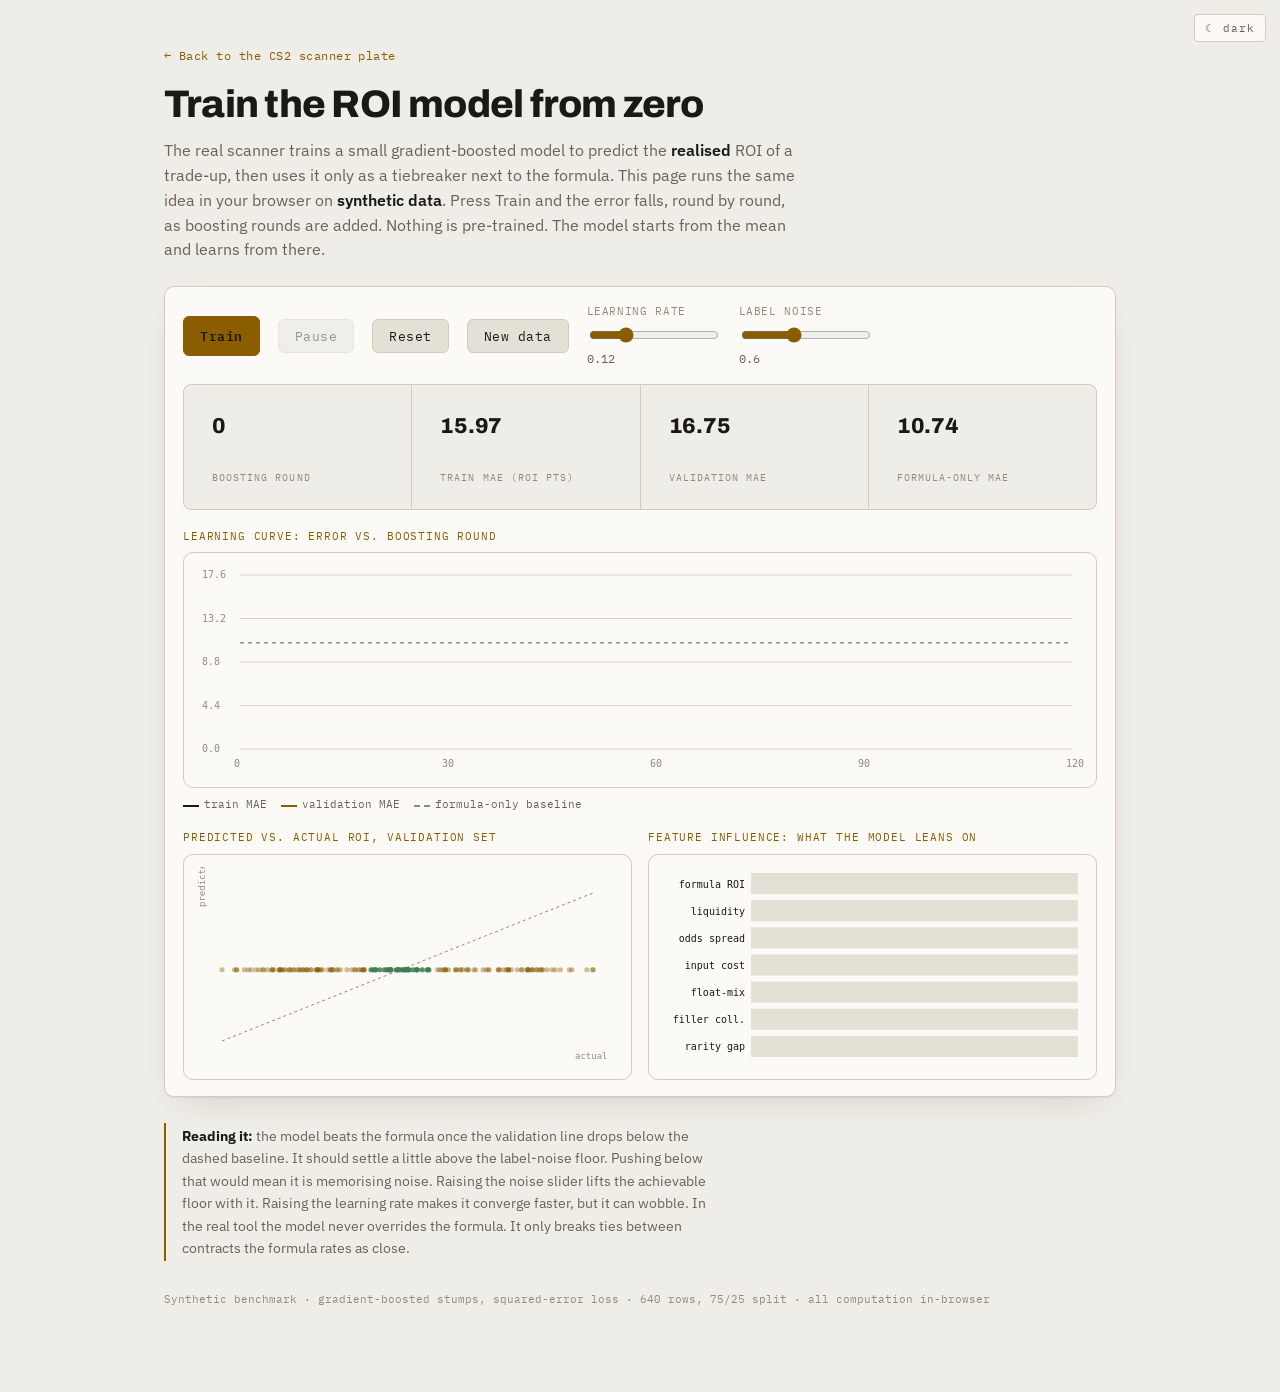
<file: tools/ml-sandbox/index.html>
<!doctype html>
<html lang="en">
<head>
<meta charset="UTF-8" />
<meta name="viewport" content="width=device-width, initial-scale=1.0" />
<title>ML Training Sandbox</title>
<meta name="description" content="Train the CS2 scanner's ROI model from zero, in your browser, on synthetic data. Watch the error fall round by round." />
<link rel="preconnect" href="https://fonts.googleapis.com" />
<link rel="preconnect" href="https://fonts.gstatic.com" crossorigin />
<link rel="stylesheet" href="https://fonts.googleapis.com/css2?family=Archivo:wght@600;700;800&family=IBM+Plex+Mono:wght@400;500;600&family=IBM+Plex+Sans:wght@400;500;600&display=swap" />
<style>
  :root {
    --ground:#EFEDE7; --panel:#FBFAF7; --panel-2:#E4E0D6; --hairline:#D2CCBE;
    --ink:#1B1915; --ink-muted:#6A6353; --ink-faint:#928B79;
    --accent:#8A5E00; --accent-bright:#B27E10; --accent-soft:#EADCB8;
    --good:#3E7D53; --bad:#B0402F; --grid:#DAD3C4;
    --track:#4b69ff;
    --shadow:0 1px 2px rgba(40,34,20,.06), 0 14px 34px -18px rgba(40,34,20,.20);
  }
  @media (prefers-color-scheme:dark){
    :root:not([data-theme="light"]){
      --ground:#131109; --panel:#1C1913; --panel-2:#241F16; --hairline:#352F22;
      --ink:#ECE5D6; --ink-muted:#9C9382; --ink-faint:#6E6759;
      --accent:#E4AE39; --accent-bright:#F1C05C; --accent-soft:#3A2E15;
      --good:#5FB07C; --bad:#E0715C; --grid:#2C2719;
      --track:#6b83ff;
      --shadow:0 1px 2px rgba(0,0,0,.5), 0 16px 40px -18px rgba(0,0,0,.7);
    }
  }
  :root[data-theme="dark"]{
    --ground:#131109; --panel:#1C1913; --panel-2:#241F16; --hairline:#352F22;
    --ink:#ECE5D6; --ink-muted:#9C9382; --ink-faint:#6E6759;
    --accent:#E4AE39; --accent-bright:#F1C05C; --accent-soft:#3A2E15;
    --good:#5FB07C; --bad:#E0715C; --grid:#2C2719;
    --track:#6b83ff;
    --shadow:0 1px 2px rgba(0,0,0,.5), 0 16px 40px -18px rgba(0,0,0,.7);
  }

  *,*::before,*::after{ box-sizing:border-box; }
  body{
    margin:0; background:var(--ground); color:var(--ink);
    font-family:"IBM Plex Sans", ui-sans-serif, system-ui, -apple-system, "Segoe UI", Roboto, sans-serif;
    font-size:15.5px; line-height:1.6; -webkit-font-smoothing:antialiased;
  }
  a{ color:var(--accent); text-decoration:none; }
  a:hover{ color:var(--accent-bright); }
  a:focus-visible, button:focus-visible, input:focus-visible{
    outline:2px solid var(--accent-bright); outline-offset:3px; border-radius:2px;
  }
  .mono{ font-family:"IBM Plex Mono", ui-monospace, SFMono-Regular, Menlo, Consolas, monospace; font-variant-numeric:tabular-nums; }

  .wrap{ max-width:1000px; margin:0 auto; padding:34px 24px 72px; }

  .top{ display:flex; justify-content:space-between; align-items:baseline; gap:16px; flex-wrap:wrap; margin-bottom:6px; }
  .back{ font-family:"IBM Plex Mono", monospace; font-size:12px; letter-spacing:.04em; }
  h1{
    font-family:"Archivo", "IBM Plex Sans", sans-serif; font-weight:800;
    font-size:clamp(1.7rem, 4vw, 2.4rem); letter-spacing:-0.02em; line-height:1.12;
    margin:0 0 12px; text-wrap:balance;
  }
  .lead{ color:var(--ink-muted); max-width:64ch; margin:0 0 24px; }
  .lead b{ color:var(--ink); font-weight:600; }

  /* controls */
  .panel{
    background:var(--panel); border:1px solid var(--hairline); border-radius:10px;
    box-shadow:var(--shadow); padding:16px 18px;
  }
  .controls{ display:flex; flex-wrap:wrap; align-items:center; gap:10px 18px; margin-bottom:16px; }
  .controls button{
    font-family:"IBM Plex Mono", monospace; font-size:12.5px; letter-spacing:.04em;
    padding:8px 16px; border-radius:6px; cursor:pointer; border:1px solid var(--hairline);
    background:var(--panel-2); color:var(--ink);
  }
  .controls button.primary{ background:var(--accent); border-color:var(--accent); color:#fff; font-weight:600; }
  :root[data-theme="dark"] .controls button.primary,
  :root:not([data-theme="light"]) .controls button.primary{ color:#1a1509; }
  @media (prefers-color-scheme:dark){ :root:not([data-theme="light"]) .controls button.primary{ color:#1a1509; } }
  .controls button:disabled{ opacity:.45; cursor:not-allowed; }
  .controls button:not(:disabled):hover{ border-color:var(--accent); }
  .sliders{ display:flex; gap:18px; flex-wrap:wrap; }
  .sliders label{ font-family:"IBM Plex Mono", monospace; font-size:11px; letter-spacing:.06em; text-transform:uppercase; color:var(--ink-faint); display:flex; flex-direction:column; gap:4px; }
  .sliders input[type=range]{ width:130px; accent-color:var(--accent); }
  .sliders span{ color:var(--ink-muted); font-size:12px; text-transform:none; letter-spacing:0; }

  /* metric readout */
  .metrics{ display:grid; grid-template-columns:repeat(4,1fr); gap:1px; background:var(--hairline);
    border:1px solid var(--hairline); border-radius:8px; overflow:hidden; margin-bottom:18px; }
  .metrics div{ background:var(--ground); padding:12px 14px; }
  .metrics .v{ font-family:"Archivo", sans-serif; font-weight:800; font-size:1.35rem; font-variant-numeric:tabular-nums; letter-spacing:-0.01em; }
  .metrics .v.beat{ color:var(--good); }
  .metrics .k{ font-family:"IBM Plex Mono", monospace; font-size:9.5px; letter-spacing:.11em; text-transform:uppercase; color:var(--ink-faint); margin-top:2px; }
  @media (max-width:620px){ .metrics{ grid-template-columns:repeat(2,1fr); } }

  .charts{ display:grid; grid-template-columns:1fr 1fr; gap:16px; }
  .charts figure{ margin:0; }
  .charts figcaption{
    font-family:"IBM Plex Mono", monospace; font-size:10.5px; letter-spacing:.08em;
    text-transform:uppercase; color:var(--accent); margin-bottom:8px;
  }
  .chartbox{ background:var(--panel); border:1px solid var(--hairline); border-radius:10px; padding:12px; }
  canvas{ display:block; width:100%; height:auto; }
  .wide{ grid-column:1 / -1; }
  @media (max-width:720px){ .charts{ grid-template-columns:1fr; } }

  .legend{ display:flex; gap:14px; flex-wrap:wrap; font-family:"IBM Plex Mono", monospace; font-size:10.5px; color:var(--ink-muted); margin-top:8px; }
  .legend i{ display:inline-block; width:16px; height:0; border-top:2px solid; vertical-align:middle; margin-right:5px; }

  .note{ margin-top:26px; border-left:2px solid var(--accent); padding:2px 0 2px 16px; color:var(--ink-muted); font-size:14px; max-width:70ch; }
  .note b{ color:var(--ink); }
  .foot{ margin-top:30px; font-family:"IBM Plex Mono", monospace; font-size:11px; color:var(--ink-faint); }

  .themebtn{
    position:fixed; top:14px; right:14px; z-index:10;
    font-family:"IBM Plex Mono", monospace; font-size:11px; letter-spacing:.08em;
    background:var(--panel); color:var(--ink-muted); border:1px solid var(--hairline);
    border-radius:4px; padding:6px 10px; cursor:pointer;
  }
  .themebtn:hover{ color:var(--ink); border-color:var(--accent); }
</style>
</head>
<body>
<button class="themebtn mono" id="themebtn" type="button" aria-label="Switch colour theme">theme</button>

<div class="wrap">
  <div class="top">
    <p class="back mono"><a href="../../index.html#cs2">← Back to the CS2 scanner plate</a></p>
  </div>

  <h1>Train the ROI model from zero</h1>
  <p class="lead">The real scanner trains a small gradient-boosted model to predict the <b>realised</b> ROI of a
    trade-up, then uses it only as a tiebreaker next to the formula. This page runs the same idea in your
    browser on <b>synthetic data</b>. Press Train and the error falls, round by round, as boosting rounds are
    added. Nothing is pre-trained. The model starts from the mean and learns from there.</p>

  <div class="panel">
    <div class="controls">
      <button id="train" class="primary" type="button">Train</button>
      <button id="pause" type="button" disabled>Pause</button>
      <button id="reset" type="button">Reset</button>
      <button id="newdata" type="button">New data</button>
      <div class="sliders">
        <label>learning rate <input id="lr" type="range" min="0.02" max="0.40" step="0.02" value="0.12" /><span id="lrv">0.12</span></label>
        <label>label noise <input id="noise" type="range" min="0" max="1.5" step="0.1" value="0.6" /><span id="noisev">0.6</span></label>
      </div>
    </div>

    <div class="metrics" aria-live="polite">
      <div><div class="v mono" id="m-round">0</div><div class="k">boosting round</div></div>
      <div><div class="v mono" id="m-train">&middot;&middot;</div><div class="k">train MAE (ROI pts)</div></div>
      <div><div class="v mono" id="m-val">&middot;&middot;</div><div class="k">validation MAE</div></div>
      <div><div class="v mono" id="m-base">&middot;&middot;</div><div class="k">formula-only MAE</div></div>
    </div>

    <div class="charts">
      <figure class="wide">
        <figcaption>Learning curve: error vs. boosting round</figcaption>
        <div class="chartbox"><canvas id="c-curve" role="img" aria-label="Learning curve chart"></canvas></div>
        <div class="legend">
          <span><i style="border-color:var(--ink)"></i>train MAE</span>
          <span><i style="border-color:var(--accent)"></i>validation MAE</span>
          <span><i style="border-color:var(--ink-faint); border-top-style:dashed"></i>formula-only baseline</span>
        </div>
      </figure>
      <figure>
        <figcaption>Predicted vs. actual ROI, validation set</figcaption>
        <div class="chartbox"><canvas id="c-scatter" role="img" aria-label="Predicted versus actual ROI scatter"></canvas></div>
      </figure>
      <figure>
        <figcaption>Feature influence: what the model leans on</figcaption>
        <div class="chartbox"><canvas id="c-imp" role="img" aria-label="Feature influence bar chart"></canvas></div>
      </figure>
    </div>
  </div>

  <p class="note"><b>Reading it:</b> the model beats the formula once the validation line drops below the dashed
    baseline. It should settle a little above the label-noise floor. Pushing below that would mean it is
    memorising noise. Raising the noise slider lifts the achievable floor with it. Raising the learning rate
    makes it converge faster, but it can wobble. In the real tool the model never overrides the formula. It
    only breaks ties between contracts the formula rates as close.</p>

  <p class="foot mono">Synthetic benchmark · gradient-boosted stumps, squared-error loss · 640 rows, 75/25 split ·
    all computation in-browser</p>
</div>

<script>
(function () {
  "use strict";
  var $ = function (id) { return document.getElementById(id); };
  var reduceMotion = window.matchMedia("(prefers-reduced-motion: reduce)").matches;

  /* ---------- deterministic PRNG ---------- */
  function mulberry32(a) {
    return function () {
      a |= 0; a = (a + 0x6D2B79F5) | 0;
      var t = Math.imul(a ^ (a >>> 15), 1 | a);
      t = (t + Math.imul(t ^ (t >>> 7), 61 | t)) ^ t;
      return ((t ^ (t >>> 14)) >>> 0) / 4294967296;
    };
  }
  function gauss(rng) {
    var u = 0, v = 0;
    while (u === 0) u = rng();
    while (v === 0) v = rng();
    return Math.sqrt(-2 * Math.log(u)) * Math.cos(2 * Math.PI * v);
  }

  var FEATURES = ["formula ROI", "liquidity", "odds spread", "input cost", "float-mix", "filler coll.", "rarity gap"];
  var N = 640, SPLIT = 0.75;

  /* ---------- synthesise a dataset ----------
     realised ROI is a deliberately non-linear function of the features:
     the formula is optimistic and must be shrunk when liquidity is low or the
     outcome odds are spread thin; float-mix adds a real bump; there are interactions. */
  function makeData(seed, noise) {
    var rng = mulberry32(seed);
    var rows = [];
    for (var i = 0; i < N; i++) {
      var formula = -30 + 90 * rng();          // -30%..+60% predicted ROI
      var liq = rng();                          // 0..1 liquidity
      var spread = rng();                       // 0..1 how spread the outcome odds are
      var cost = 2 + 78 * Math.pow(rng(), 1.7); // $2..$80, skewed cheap
      var fmix = rng() < 0.42 ? 1 : 0;
      var filler = rng() < 0.30 ? 1 : 0;
      var gap = 1 + Math.floor(4 * rng());      // 1..4 rarity tiers jumped
      var y =
        0.82 * formula                          // formula tracks realised ROI, but its slope runs ~18% hot
        - 5                                      // and it is biased optimistic by a few points
        + 10 * (liq - 0.5)                       // liquid contracts realise closer to fair value
        - 14 * spread * Math.max(0, formula) / 60 // thin outcome odds punish an optimistic formula
        + (fmix ? 5.0 : 0)                       // float-mixing is a real, learnable bump
        + (filler ? -2.5 : 0)
        - 1.2 * (gap - 2)
        - 0.04 * (cost - 20)
        + noise * 7 * gauss(rng);
      rows.push({ x: [formula, liq * 100, spread * 100, cost, fmix * 100, filler * 100, gap * 25], y: y });
    }
    // standardise features
    var P = FEATURES.length, mean = new Array(P).fill(0), sd = new Array(P).fill(0);
    rows.forEach(function (r) { for (var j = 0; j < P; j++) mean[j] += r.x[j]; });
    for (j = 0; j < P; j++) mean[j] /= rows.length;
    rows.forEach(function (r) { for (var j = 0; j < P; j++) sd[j] += (r.x[j] - mean[j]) * (r.x[j] - mean[j]); });
    for (var j = 0; j < P; j++) sd[j] = Math.sqrt(sd[j] / rows.length) || 1;
    rows.forEach(function (r) { r.z = r.x.map(function (v, k) { return (v - mean[k]) / sd[k]; }); });
    var cut = Math.floor(rows.length * SPLIT);
    return { train: rows.slice(0, cut), val: rows.slice(cut) };
  }

  /* ---------- gradient-boosted stumps ---------- */
  var CANDS = 24; // split thresholds probed per feature
  function bestStump(rows, resid) {
    var P = FEATURES.length, best = null;
    for (var j = 0; j < P; j++) {
      var vals = rows.map(function (r) { return r.z[j]; }).slice().sort(function (a, b) { return a - b; });
      for (var c = 1; c < CANDS; c++) {
        var thr = vals[Math.floor((c / CANDS) * vals.length)];
        var sL = 0, nL = 0, sR = 0, nR = 0;
        for (var i = 0; i < rows.length; i++) {
          if (rows[i].z[j] <= thr) { sL += resid[i]; nL++; } else { sR += resid[i]; nR++; }
        }
        if (nL < 8 || nR < 8) continue;
        var mL = sL / nL, mR = sR / nR;
        var gain = nL * mL * mL + nR * mR * mR; // SSE reduction (up to const)
        if (!best || gain > best.gain) best = { j: j, thr: thr, mL: mL, mR: mR, gain: gain };
      }
    }
    return best;
  }
  function mae(rows, pred) {
    var s = 0; for (var i = 0; i < rows.length; i++) s += Math.abs(rows[i].y - pred[i]);
    return s / rows.length;
  }

  /* ---------- state ---------- */
  var MAX_ROUNDS = 120;
  var seed = 12345, S = null, raf = 0, running = false;

  function fresh() {
    cancelAnimationFrame(raf); running = false;
    var noise = parseFloat($("noise").value);
    var d = makeData(seed, noise);
    var base = d.train.reduce(function (a, r) { return a + r.y; }, 0) / d.train.length;
    S = {
      d: d, lr: parseFloat($("lr").value), round: 0,
      predTr: new Array(d.train.length).fill(base),
      predVa: new Array(d.val.length).fill(base),
      imp: new Array(FEATURES.length).fill(0),
      histTr: [], histVa: [],
      baseMAE: mae(d.val, d.val.map(function (r) { return r.x[0]; })) // formula-only = raw "formula ROI" feature
    };
    // round 0 metrics
    S.histTr.push(mae(d.train, S.predTr));
    S.histVa.push(mae(d.val, S.predVa));
    paint(); syncButtons();
  }

  function step() {
    if (S.round >= MAX_ROUNDS) return false;
    var tr = S.d.train, va = S.d.val;
    var resid = tr.map(function (r, i) { return r.y - S.predTr[i]; });
    var st = bestStump(tr, resid);
    if (!st) return false;
    for (var i = 0; i < tr.length; i++) S.predTr[i] += S.lr * (tr[i].z[st.j] <= st.thr ? st.mL : st.mR);
    for (i = 0; i < va.length; i++) S.predVa[i] += S.lr * (va[i].z[st.j] <= st.thr ? st.mL : st.mR);
    S.imp[st.j] += st.gain;
    S.round++;
    S.histTr.push(mae(tr, S.predTr));
    S.histVa.push(mae(va, S.predVa));
    return true;
  }

  function loop() {
    var per = reduceMotion ? MAX_ROUNDS : 1;
    for (var k = 0; k < per && S.round < MAX_ROUNDS; k++) step();
    paint();
    if (running && S.round < MAX_ROUNDS) { raf = requestAnimationFrame(loop); }
    else { running = false; syncButtons(); }
  }

  /* ---------- buttons ---------- */
  function syncButtons() {
    var done = S.round >= MAX_ROUNDS;
    $("train").disabled = running || done;
    $("train").textContent = done ? "Done" : (S.round > 0 ? "Resume" : "Train");
    $("pause").disabled = !running;
    $("reset").disabled = running;
    $("newdata").disabled = running;
    $("lr").disabled = $("noise").disabled = running;
  }
  $("train").addEventListener("click", function () {
    if (S.round >= MAX_ROUNDS) return;
    running = true; syncButtons();
    if (reduceMotion) { loop(); } else { raf = requestAnimationFrame(loop); }
  });
  $("pause").addEventListener("click", function () { running = false; cancelAnimationFrame(raf); syncButtons(); });
  $("reset").addEventListener("click", fresh);
  $("newdata").addEventListener("click", function () { seed = (seed * 1664525 + 1013904223) >>> 0; fresh(); });
  $("lr").addEventListener("input", function () { $("lrv").textContent = (+this.value).toFixed(2); if (S) S.lr = +this.value; });
  $("noise").addEventListener("input", function () { $("noisev").textContent = (+this.value).toFixed(1); });
  $("noise").addEventListener("change", fresh);

  /* ---------- theme toggle ---------- */
  (function () {
    var KEY = "cs2ml-theme", root = document.documentElement, btn = $("themebtn"), stored = null;
    try { stored = localStorage.getItem(KEY); } catch (e) {}
    if (stored === "dark" || stored === "light") root.setAttribute("data-theme", stored);
    function isDark() {
      var e = root.getAttribute("data-theme");
      return e ? e === "dark" : window.matchMedia("(prefers-color-scheme: dark)").matches;
    }
    function label() { btn.textContent = isDark() ? "☀ light" : "☾ dark"; }
    label();
    btn.addEventListener("click", function () {
      var next = isDark() ? "light" : "dark";
      root.setAttribute("data-theme", next);
      try { localStorage.setItem(KEY, next); } catch (e) {}
      label(); paint();
    });
    window.matchMedia("(prefers-color-scheme: dark)").addEventListener("change", function () { label(); paint(); });
  })();

  /* ---------- drawing ---------- */
  function tok(name) { return getComputedStyle(document.documentElement).getPropertyValue(name).trim() || "#888"; }
  function setup(cv, h) {
    var dpr = Math.min(window.devicePixelRatio || 1, 2);
    var w = cv.parentElement.clientWidth - 24; // minus chartbox padding
    cv.width = Math.max(120, w) * dpr;
    cv.height = h * dpr;
    cv.style.height = h + "px";
    var g = cv.getContext("2d");
    g.setTransform(dpr, 0, 0, dpr, 0, 0);
    g.clearRect(0, 0, w, h);
    return { g: g, w: Math.max(120, w), h: h };
  }

  function drawCurve() {
    var C = setup($("c-curve"), 210), g = C.g, w = C.w, h = C.h;
    var pad = { l: 44, r: 12, t: 10, b: 26 };
    var iw = w - pad.l - pad.r, ih = h - pad.t - pad.b;
    var all = S.histTr.concat(S.histVa, [S.baseMAE]);
    var ymax = Math.max.apply(null, all) * 1.05, ymin = 0;
    var xN = MAX_ROUNDS;
    var X = function (i) { return pad.l + (i / xN) * iw; };
    var Y = function (v) { return pad.t + ih - ((v - ymin) / (ymax - ymin)) * ih; };
    var ink = tok("--ink"), acc = tok("--accent"), faint = tok("--ink-faint"), grid = tok("--grid");

    g.strokeStyle = grid; g.lineWidth = 1; g.font = '10px "IBM Plex Mono", monospace'; g.fillStyle = faint;
    for (var t = 0; t <= 4; t++) {
      var yy = pad.t + (t / 4) * ih, val = ymax - (t / 4) * (ymax - ymin);
      g.beginPath(); g.moveTo(pad.l, yy); g.lineTo(w - pad.r, yy); g.stroke();
      g.fillText(val.toFixed(1), 6, yy + 3);
    }
    for (var xt = 0; xt <= xN; xt += 30) { g.fillText(String(xt), X(xt) - 6, h - 8); }

    // baseline
    g.strokeStyle = faint; g.setLineDash([4, 4]); g.lineWidth = 1.5;
    g.beginPath(); g.moveTo(pad.l, Y(S.baseMAE)); g.lineTo(w - pad.r, Y(S.baseMAE)); g.stroke();
    g.setLineDash([]);

    function line(hist, color, width) {
      g.strokeStyle = color; g.lineWidth = width; g.beginPath();
      hist.forEach(function (v, i) { var px = X(i), py = Y(v); i ? g.lineTo(px, py) : g.moveTo(px, py); });
      g.stroke();
    }
    line(S.histTr, tok("--ink-muted"), 1.4);
    line(S.histVa, acc, 2.2);
  }

  function drawScatter() {
    var C = setup($("c-scatter"), 200), g = C.g, w = C.w, h = C.h;
    var pad = 26, iw = w - pad * 2, ih = h - pad * 2;
    var ys = S.d.val.map(function (r) { return r.y; }).concat(S.predVa);
    var lo = Math.min.apply(null, ys), hi = Math.max.apply(null, ys);
    var span = (hi - lo) || 1;
    var A = function (v) { return pad + ((v - lo) / span) * iw; };
    var B = function (v) { return pad + ih - ((v - lo) / span) * ih; };
    var acc = tok("--accent"), faint = tok("--ink-faint"), good = tok("--good");

    g.strokeStyle = faint; g.lineWidth = 1; g.setLineDash([3, 3]);
    g.beginPath(); g.moveTo(A(lo), B(lo)); g.lineTo(A(hi), B(hi)); g.stroke(); g.setLineDash([]);
    g.font = '9px "IBM Plex Mono", monospace'; g.fillStyle = faint;
    g.fillText("actual", w - 44, h - 8); g.save(); g.translate(9, 40); g.rotate(-Math.PI / 2); g.fillText("predicted", 0, 0); g.restore();

    g.fillStyle = acc;
    S.d.val.forEach(function (r, i) {
      var err = Math.abs(r.y - S.predVa[i]);
      g.globalAlpha = err < 6 ? 0.85 : 0.4;
      g.fillStyle = err < 6 ? good : acc;
      g.beginPath(); g.arc(A(r.y), B(S.predVa[i]), 2.6, 0, 7); g.fill();
    });
    g.globalAlpha = 1;
  }

  function drawImp() {
    var C = setup($("c-imp"), 200), g = C.g, w = C.w, h = C.h;
    var max = Math.sqrt(Math.max.apply(null, S.imp)) || 1;
    var acc = tok("--accent"), ink = tok("--ink"), pan2 = tok("--panel-2");
    var rowH = (h - 10) / FEATURES.length;
    g.font = '10px "IBM Plex Mono", monospace';
    FEATURES.forEach(function (name, i) {
      var y = 6 + i * rowH, bw = (Math.sqrt(S.imp[i]) / max) * (w - 96);
      g.fillStyle = pan2; g.fillRect(90, y, w - 96, rowH - 6);
      g.fillStyle = acc; g.fillRect(90, y, Math.max(0, bw), rowH - 6);
      g.fillStyle = ink; g.textAlign = "right"; g.fillText(name, 84, y + rowH / 2 + 1);
      g.textAlign = "left";
    });
  }

  function fmt(v) { return (v == null || isNaN(v)) ? "··" : v.toFixed(2); }
  function paint() {
    if (!S) return;
    drawCurve(); drawScatter(); drawImp();
    var tr = S.histTr[S.histTr.length - 1], va = S.histVa[S.histVa.length - 1];
    $("m-round").textContent = S.round;
    $("m-train").textContent = fmt(tr);
    $("m-val").textContent = fmt(va);
    $("m-base").textContent = fmt(S.baseMAE);
    var beat = va != null && va < S.baseMAE;
    $("m-val").classList.toggle("beat", beat);
    $("c-curve").setAttribute("aria-label",
      "Learning curve. Round " + S.round + " of " + MAX_ROUNDS + ". Training error " + fmt(tr) +
      ", validation error " + fmt(va) + " ROI points, versus formula-only baseline " + fmt(S.baseMAE) +
      (beat ? ". The model is beating the formula." : "."));
  }

  var rt;
  window.addEventListener("resize", function () { clearTimeout(rt); rt = setTimeout(paint, 120); });

  fresh();
})();
</script>
</body>
</html>
</file>
<file: assets/css/style.css>
/* =====================================================================
   TOKENS — engineering blueprint / drafting-plate system (dark)
   ===================================================================== */
:root {
  --blue-900: #000;
  --blue-800: #000;
  --paper: #000;
  --paper-raised: #0b0b0b;
  --paper-line: rgba(255, 255, 255, 0.16);
  --line: #f2f2f2;
  --line-dim: rgba(255, 255, 255, 0.18);
  --ink: #f2f2f2;
  --ink-soft: rgba(255, 255, 255, 0.72);
  --stamp: #ffffff;
  --stamp-dark: #d9d9d9;
  --graphite: #a8a8a8;

  --font-display: 'Big Shoulders', sans-serif;
  --font-body: 'IBM Plex Sans', sans-serif;
  --font-mono: 'IBM Plex Mono', monospace;

  --edge: 1px solid var(--paper-line);
  --edge-blue: 1px solid var(--line-dim);
}

* { box-sizing: border-box; }
html { scroll-behavior: smooth; overflow-x: hidden; background: #000; }

body {
  margin: 0;
  font-family: var(--font-body);
  color: var(--ink);
  background: transparent;
  overflow-x: hidden;
  font-size: 16px;
}

h1, h2, h3, h4 {
  font-family: var(--font-display);
  font-weight: 800;
  text-transform: uppercase;
  letter-spacing: 0.01em;
  margin: 0;
  line-height: 0.95;
  color: #fff;
}
p { line-height: 1.65; margin: 0 0 1em; }
a { color: inherit; }
img { max-width: 100%; display: block; }
button { font-family: inherit; }
[hidden] { display: none !important; }

.container { max-width: 1520px; margin: 0 auto; padding: 0 40px; }
section { padding: 88px 0; position: relative; }
@media (max-width: 1000px) { .container { padding: 0 28px; } }
@media (max-width: 640px) { section { padding: 56px 0; } .container { padding: 0 18px; } }

.label {
  font-family: var(--font-mono);
  text-transform: uppercase;
  letter-spacing: 0.12em;
  font-size: 12px;
  font-weight: 600;
  color: var(--graphite);
}

/* =====================================================================
   PLATE BACKGROUNDS — flat, no grid overlay
   ===================================================================== */
.plate--blue, .plate--paper {
  background: transparent;
  color: var(--ink);
}
.plate--blue p, .plate--paper p { color: var(--ink-soft); }

/* =====================================================================
   CROSSHAIR CORNERS — registration marks framing a plate
   ===================================================================== */
.frame { position: relative; border: var(--edge-blue); }

.cross {
  position: absolute;
  width: 18px; height: 18px;
  pointer-events: none;
}
.cross::before, .cross::after {
  content: "";
  position: absolute;
  background: var(--line-dim);
}
.cross::before { top: 50%; left: 0; width: 100%; height: 1px; transform: translateY(-50%); }
.cross::after { left: 50%; top: 0; height: 100%; width: 1px; transform: translateX(-50%); }
.cross--tl { top: -9px; left: -9px; }
.cross--tr { top: -9px; right: -9px; }
.cross--bl { bottom: -9px; left: -9px; }
.cross--br { bottom: -9px; right: -9px; }

/* =====================================================================
   NAV
   ===================================================================== */
.nav {
  position: sticky; top: 0; z-index: 50;
  background: rgba(0, 0, 0, 0.9);
  backdrop-filter: blur(8px);
  border-bottom: var(--edge-blue);
}
.nav__bar { display: flex; align-items: center; justify-content: space-between; gap: 16px; padding-top: 16px; padding-bottom: 16px; }
.nav__brand {
  font-family: var(--font-mono);
  font-weight: 700;
  font-size: 14px;
  letter-spacing: 0.06em;
  color: #fff;
  text-decoration: none;
  display: flex; align-items: center; gap: 10px;
  text-transform: uppercase;
}
.nav__brand .mark {
  width: 20px; height: 20px;
  border: 1.5px solid #fff;
  border-radius: 50%;
  position: relative;
  flex-shrink: 0;
}
.nav__brand .mark::before, .nav__brand .mark::after { content:""; position:absolute; background:#fff; }
.nav__brand .mark::before { top:50%; left:2px; right:2px; height:1px; transform:translateY(-50%); }
.nav__brand .mark::after { left:50%; top:2px; bottom:2px; width:1px; transform:translateX(-50%); }

.nav__links { display: flex; gap: 2px; flex-wrap: wrap; }
.nav__links a {
  font-family: var(--font-mono);
  font-size: 12px;
  font-weight: 600;
  letter-spacing: 0.08em;
  text-transform: uppercase;
  text-decoration: none;
  color: rgba(255,255,255,0.75);
  padding: 10px 12px;
  min-height: 44px;
  display: flex; align-items: center;
  border-bottom: 2px solid transparent;
  transition: color 150ms ease, border-color 150ms ease;
}
.nav__links a:hover { color: #fff; border-color: var(--stamp); }
.nav__links a:focus-visible { outline: 2px solid var(--stamp); outline-offset: -2px; }

.nav__right { display: flex; align-items: center; gap: 10px; }
.nav__toggle {
  display: none;
  width: 40px; height: 40px;
  align-items: center; justify-content: center;
  border: var(--edge-blue);
  background: transparent;
  color: #fff;
  font-size: 16px;
  cursor: pointer;
  flex-shrink: 0;
}
.nav__toggle:focus-visible { outline: 2px solid var(--stamp); outline-offset: -2px; }
@media (max-width: 900px) {
  .nav__toggle { display: inline-flex; }
  .nav__links {
    display: none;
    position: absolute;
    top: 100%; left: 0; right: 0;
    flex-direction: column; gap: 0;
    background: rgba(0, 0, 0, 0.96);
    border-bottom: var(--edge-blue);
  }
  .nav__links a { padding: 14px 28px; min-height: auto; border-bottom: 1px dashed var(--line-dim); }
  .nav.is-open .nav__links { display: flex; }
}

.lang-toggle { display: flex; border: var(--edge-blue); }
.lang-toggle button {
  font-family: var(--font-mono);
  font-weight: 700;
  font-size: 12px;
  border: none;
  background: transparent;
  color: rgba(255,255,255,0.75);
  padding: 9px 13px;
  min-height: 36px;
  white-space: nowrap;
  cursor: pointer;
}
.lang-toggle button + button { border-left: var(--edge-blue); }
.lang-toggle button:focus-visible { outline: 2px solid var(--stamp); outline-offset: -2px; }
html.lang-pt .lang-toggle [data-set-lang="pt"],
html.lang-en .lang-toggle [data-set-lang="en"],
html.lang-jp .lang-toggle [data-set-lang="jp"] { background: var(--stamp-dark); color: #000; }

/* =====================================================================
   BILINGUAL TOGGLE
   ===================================================================== */
[data-lang="en"], [data-lang="jp"] { display: none; }
[data-lang="pt"] { display: revert; }
/* Scoped to the display headline only: keep-all avoids an orphaned CJK
   character stranded on its own line. Body copy keeps normal breaking. */
.hero h1 [data-lang="jp"] { word-break: keep-all; overflow-wrap: break-word; }
html.lang-pt [data-lang="pt"] { display: revert; }
html.lang-pt [data-lang="en"], html.lang-pt [data-lang="jp"] { display: none; }
html.lang-en [data-lang="en"] { display: revert; }
html.lang-en [data-lang="pt"], html.lang-en [data-lang="jp"] { display: none; }
html.lang-jp [data-lang="jp"] { display: revert; }
html.lang-jp [data-lang="pt"], html.lang-jp [data-lang="en"] { display: none; }

/* =====================================================================
   BUTTONS — drafting tool style, not glossy pills
   ===================================================================== */
.btn {
  position: relative;
  display: inline-flex;
  align-items: center;
  gap: 9px;
  padding: 14px 22px;
  border: 1.5px solid var(--line);
  background: transparent;
  color: #fff;
  font-family: var(--font-mono);
  font-weight: 700;
  font-size: 13px;
  text-transform: uppercase;
  letter-spacing: 0.08em;
  text-decoration: none;
  cursor: pointer;
  min-height: 44px;
  transition: background 160ms ease, color 160ms ease, transform 160ms ease;
}
.btn:hover { background: var(--line); color: var(--blue-900); transform: translateY(-2px); }
.btn:focus-visible { outline: 2px solid var(--stamp); outline-offset: 3px; }
.btn.btn--solid { background: var(--stamp-dark); border-color: var(--stamp-dark); color: #000; }
.btn.btn--solid:hover { background: var(--stamp); border-color: var(--stamp); color: #000; }

/* =====================================================================
   STAMP — rubber-stamp badge for status/awards
   ===================================================================== */
.stamp-badge {
  display: inline-flex;
  align-items: center;
  gap: 6px;
  font-family: var(--font-mono);
  font-weight: 700;
  font-size: 11px;
  letter-spacing: 0.1em;
  text-transform: uppercase;
  color: var(--stamp);
  border: 2px solid var(--stamp);
  border-radius: 3px;
  padding: 5px 10px;
  transform: rotate(-3deg);
}

/* =====================================================================
   DIMENSION DIVIDER — section label styled like a drawing dimension line
   ===================================================================== */
.dim {
  display: flex;
  align-items: center;
  gap: 14px;
  margin-bottom: 44px;
}
.dim::before, .dim::after { content: ""; flex: 1; height: 1px; background: var(--line-dim); }
.dim span {
  font-family: var(--font-mono);
  font-size: 12px;
  font-weight: 600;
  letter-spacing: 0.14em;
  text-transform: uppercase;
  color: var(--graphite);
  white-space: nowrap;
}

.section-head { max-width: 720px; margin: 0 0 48px; }
.section-head h2 { font-size: clamp(32px, 4.4vw, 52px); margin-bottom: 14px; }
.section-head p { color: var(--ink-soft); font-size: 17px; max-width: 60ch; }

/* =====================================================================
   HERO
   ===================================================================== */
.hero { padding: 0; }
.hero__frame { padding-top: 90px; padding-bottom: 70px; position: relative; }
.hero .eyebrow {
  display: inline-block;
  font-family: var(--font-mono);
  font-size: 12px;
  font-weight: 700;
  letter-spacing: 0.14em;
  text-transform: uppercase;
  color: #fff;
  border: 1.5px solid var(--line);
  padding: 7px 14px;
  margin-bottom: 28px;
}
.hero h1 {
  font-size: clamp(48px, 8vw, 108px);
  color: #fff;
  margin-bottom: 8px;
}
.hero h1 .outline {
  color: transparent;
  -webkit-text-stroke: 1.5px var(--line);
}
.hero__inner { display: grid; grid-template-columns: 1.15fr minmax(0, 460px); gap: 56px; align-items: end; }
@media (max-width: 900px) { .hero__inner { grid-template-columns: minmax(0, 1fr); } }

.hero .dim { margin: 26px 0 22px; max-width: 460px; }
.hero p.lead { font-size: 18px; color: var(--ink-soft); max-width: 54ch; margin-bottom: 30px; }
.hero__actions { display: flex; gap: 12px; flex-wrap: wrap; }

/* Title-block panel, like a real drawing title block */
.titleblock {
  border: var(--edge-blue);
  background: var(--paper-raised);
  font-family: var(--font-mono);
}
.titleblock__head {
  padding: 10px 16px;
  border-bottom: var(--edge-blue);
  font-size: 11px;
  font-weight: 700;
  letter-spacing: 0.12em;
  text-transform: uppercase;
  color: var(--graphite);
}
.titleblock__stats { display: grid; grid-template-columns: minmax(0, 1fr); }
.titleblock__stats div { padding: 16px; border-right: var(--edge-blue); }
.titleblock__stats div:last-child { border-right: none; }
.titleblock__stats b { display: block; font-family: var(--font-display); font-size: 30px; color: #fff; font-weight: 800; }
.titleblock__stats span { font-size: 10px; color: var(--graphite); letter-spacing: 0.06em; text-transform: uppercase; }
.titleblock__log { border-top: var(--edge-blue); padding: 4px 0; }
.titleblock__log li {
  list-style: none;
  display: flex; justify-content: space-between; gap: 10px;
  padding: 11px 16px;
  border-bottom: 1px dashed var(--line-dim);
  font-size: 12.5px;
  color: var(--ink-soft);
}
.titleblock__log li:last-child { border-bottom: none; }
.titleblock__log b { color: #fff; font-weight: 700; }

/* =====================================================================
   ABOUT
   ===================================================================== */
.about__inner { display: grid; grid-template-columns: minmax(0, 1fr) minmax(0, 1fr); gap: 56px; align-items: start; }
.about__inner > div:first-child { max-width: 640px; }
@media (max-width: 900px) { .about__inner { grid-template-columns: minmax(0, 1fr); } }
.about__inner p { font-size: 16.5px; color: var(--ink-soft); }
.about__inner strong { color: var(--ink); }

.spec-grid { display: grid; grid-template-columns: repeat(3, minmax(0, 1fr)); gap: 1px; background: var(--paper-line); border: var(--edge); }
@media (max-width: 640px) { .spec-grid { grid-template-columns: minmax(0, 1fr); } }
.spec-card { background: var(--paper-raised); padding: 20px; }
.spec-card .label { color: var(--stamp); display: block; margin-bottom: 8px; }
.spec-card h4 { font-family: var(--font-body); font-weight: 700; text-transform: none; font-size: 15px; letter-spacing: 0; margin-bottom: 4px; color: #fff; }
.spec-card p { font-size: 13.5px; color: var(--ink-soft); margin: 0; }

/* =====================================================================
   PROJECT PLATES
   ===================================================================== */
.project-grid { display: grid; grid-template-columns: repeat(2, minmax(0, 1fr)); gap: 28px; }
@media (max-width: 900px) { .project-grid { grid-template-columns: minmax(0, 1fr); } }
.plate {
  border: var(--edge);
  background: var(--paper-raised);
  padding: 26px;
  display: flex;
  flex-direction: column;
  gap: 14px;
}
.plate--span2 { grid-column: 1 / -1; }
.plate__top { display: flex; justify-content: space-between; align-items: flex-start; gap: 12px; flex-wrap: wrap; }
.plate .label { color: var(--graphite); }
.plate h3 { font-size: 26px; text-transform: none; letter-spacing: 0; color: #fff; }
.plate p { color: var(--ink-soft); font-size: 15px; margin: 0; }
.plate__note {
  font-family: var(--font-mono);
  font-size: 12.5px;
  color: var(--stamp);
  border-left: 3px solid var(--stamp);
  padding: 8px 12px;
  background: rgba(255,255,255,0.06);
}

.plate__media {
  border: var(--edge);
  aspect-ratio: 16/9;
  background: var(--blue-900);
  display: flex; align-items: center; justify-content: center;
  overflow: hidden;
}
.plate__media img { width: 100%; height: 100%; object-fit: cover; }
.plate__media.is-icon img { width: 72px; height: 72px; object-fit: contain; image-rendering: pixelated; }

.mod-icons { display: flex; align-items: center; gap: 14px; }
.mod-icons img { width: 64px; height: 64px; object-fit: contain; image-rendering: pixelated; }
.mod-icons__x { font-family: var(--font-display); font-size: 24px; color: var(--graphite); }

.plate__media pre {
  font-family: var(--font-mono);
  color: var(--graphite);
  font-size: 12px;
  line-height: 1.7;
  margin: 0;
  padding: 16px;
  width: 100%;
  white-space: pre-wrap;
  word-break: break-word;
}
.plate__actions { display: flex; gap: 10px; flex-wrap: wrap; padding-top: 4px; }
.plate__actions .btn { padding: 10px 16px; font-size: 12px; }

.plate__foot {
  display: flex; justify-content: space-between; align-items: center;
  border-top: var(--edge);
  margin-top: auto; padding-top: 10px;
  font-family: var(--font-mono); font-size: 10.5px; letter-spacing: 0.08em; text-transform: uppercase;
  color: var(--graphite);
}

/* Playable embed frame (ML sandbox) */
.play-frame {
  position: relative;
  border: var(--edge);
  background: var(--blue-900);
  aspect-ratio: 16/9;
  width: 100%;
}
.play-frame--tall { aspect-ratio: auto; height: 880px; }
@media (max-width: 640px) { .play-frame--tall { height: 720px; } }
.play-frame iframe { width: 100%; height: 100%; border: 0; display: block; background: var(--blue-900); }

/* A loaded embed ignores the mouse until you click the scrim, so the wheel
   scrolls the page while you're just passing over it. Click to interact; it
   releases again when the pointer leaves the frame or you press Esc. */
.play-frame iframe { pointer-events: none; }
.play-frame.is-live iframe { pointer-events: auto; }
.play-frame__scrim {
  position: absolute; inset: 0;
  border: 0; background: transparent; cursor: pointer;
  display: flex; align-items: flex-end; justify-content: flex-end;
  padding: 14px;
}
.play-frame__scrim span {
  font-family: var(--font-mono); font-size: 11.5px; letter-spacing: 0.04em;
  color: var(--ink-soft);
  background: rgba(0, 0, 0, 0.82);
  border: 1px solid var(--line-dim);
  padding: 6px 10px;
  transition: opacity 140ms ease;
}
.play-frame.is-live .play-frame__scrim { pointer-events: none; }
.play-frame.is-live .play-frame__scrim span { opacity: 0; }
.play-frame__trigger {
  width: 100%;
  height: 100%;
  display: flex;
  flex-direction: column;
  align-items: center;
  justify-content: center;
  gap: 10px;
  border: none;
  background: var(--blue-900);
  color: #fff;
  font-family: var(--font-display);
  font-weight: 700;
  font-size: 20px;
  text-transform: uppercase;
  cursor: pointer;
}
.play-frame__icon {
  width: 56px; height: 56px;
  border: 2px solid #fff;
  border-radius: 50%;
  display: flex; align-items: center; justify-content: center;
  font-size: 20px;
  transition: transform 160ms ease, background 160ms ease;
}
.play-frame__trigger:hover .play-frame__icon { background: #bdbdbd; border-color: #bdbdbd; transform: scale(1.08); }
.play-frame__trigger:focus-visible { outline: 2px solid var(--stamp); outline-offset: -4px; }
.play-frame__note {
  font-family: var(--font-mono);
  font-size: 11.5px;
  font-weight: 400;
  text-transform: none;
  color: var(--graphite);
}

/* Jokenpô — in-page terminal port */
.jkp-term {
  font-family: var(--font-mono);
  font-size: 13px;
  line-height: 1.55;
  background: #000;
  border: 1.5px solid var(--line-dim);
  color: #e6e6e6;
  padding: 16px 18px;
  height: clamp(380px, 62vh, 580px);
  overflow: auto;
  white-space: pre;
  tab-size: 2;
}
@media (max-width: 640px) { .jkp-term { font-size: 12px; height: 66vh; } }
.jkp-term:empty::before {
  content: "jokenpo@pucpr:~$ _";
  color: var(--graphite);
}
.jkp-term b { color: #ffffff; font-weight: 700; }
.jkp-term:focus-visible { outline: 2px solid var(--stamp); outline-offset: -2px; }
.jkp-inputline {
  display: flex; align-items: center; gap: 8px;
  border: 1.5px solid var(--line-dim);
  border-top: none;
  background: #000;
  padding: 0 16px;
}
.jkp-inputline::before { content: "›"; color: var(--stamp); font-family: var(--font-mono); }
.jkp-input {
  flex: 1;
  background: transparent; border: none; outline: none;
  color: var(--ink);
  font-family: var(--font-mono); font-size: 13px;
  padding: 12px 0;
}
.jkp-start { align-self: flex-start; }
.jkp-hint { font-family: var(--font-mono); font-size: 11.5px; color: var(--ink-soft); margin: 0; }

/* =====================================================================
   CREATIONS — log (boxed cards, not text on a busy background)
   ===================================================================== */
.log { display: flex; flex-direction: column; gap: 14px; }
.log-item {
  display: grid;
  grid-template-columns: 130px 1fr;
  gap: 20px;
  padding: 22px 24px;
  background: var(--paper-raised);
  border: var(--edge);
}
@media (max-width: 640px) {
  .log-item { grid-template-columns: minmax(0, 1fr); gap: 6px; }
}
.log-item .when { font-family: var(--font-mono); font-size: 12px; color: var(--stamp); letter-spacing: 0.06em; }
.log-item h4 { font-family: var(--font-body); text-transform: none; letter-spacing: 0; font-size: 17px; color: #fff; margin-bottom: 6px; font-weight: 700; }
.log-item p { font-size: 14.5px; color: var(--ink-soft); margin: 0; line-height: 1.7; }

/* =====================================================================
   VIDEO
   ===================================================================== */
.video-frame {
  border: var(--edge-blue);
  background: var(--blue-900);
  aspect-ratio: 16/9;
  display: flex; align-items: center; justify-content: center;
  text-align: center;
  padding: 24px;
}
.video-frame iframe { width: 100%; height: 100%; border: 0; }
.video-frame .label { color: var(--graphite); }
.video-frame p.msg { font-family: var(--font-mono); font-size: 13px; color: var(--ink-soft); margin: 10px 0 0; }

/* =====================================================================
   FOOTER
   ===================================================================== */
footer.plate--blue { padding: 60px 0 40px; }
footer h2 { font-size: clamp(30px, 5vw, 56px); color: #fff; margin-bottom: 14px; }
footer .contact-line { font-family: var(--font-mono); font-size: 14px; color: var(--ink-soft); margin-bottom: 22px; }
.footer__links { display: flex; gap: 10px; flex-wrap: wrap; }
p.ai-note { margin: 34px 0 0; font-family: var(--font-mono); font-size: 10.5px; line-height: 1.6; color: var(--graphite); max-width: 62ch; }

/* =====================================================================
   UTIL
   ===================================================================== */
.reveal { opacity: 0; transform: translateY(20px); transition: opacity 550ms ease, transform 550ms ease; }
.reveal.is-visible { opacity: 1; transform: translateY(0); }
@media (prefers-reduced-motion: reduce) {
  .reveal { opacity: 1; transform: none; transition: none; }
  * { scroll-behavior: auto !important; }
}

/* =====================================================================
   ASCII HEIGHT-MAP BACKGROUND (assets/js/ascii-bg.js)
   ===================================================================== */
.ascii-bg { position: fixed; inset: 0; width: 100%; height: 100%; z-index: -1; pointer-events: none; display: block; }
/* Cards stay legible over the texture: near-opaque black, no blur. */
.plate, .spec-card, .log-item { background: rgba(0, 0, 0, 0.82); }
.nav { background: rgba(0, 0, 0, 0.9); }

/* Polish pass: press feedback, hover only where a pointer exists, skip link */
.btn { transition: transform 160ms cubic-bezier(0.23, 1, 0.32, 1), background-color 160ms ease, color 160ms ease, border-color 160ms ease; }
.btn:active { transform: scale(0.97); }
@media (hover: none) { .btn:hover { transform: none; } }
.skip-link { position: absolute; left: 12px; top: -48px; z-index: 100; padding: 10px 14px; background: #fff; color: #000; font-family: var(--font-mono); font-size: 13px; }
.skip-link:focus { top: 12px; }

/* Proof strip: real numbers, each with the limit of what it proves */
.proof { padding: 56px 0 24px; }
.proof__grid { display: grid; grid-template-columns: repeat(4, minmax(0, 1fr)); gap: 0; border: 1px solid var(--line-dim); background: rgba(0,0,0,0.82); }
.proof__item { padding: 24px 22px 22px; border-right: 1px solid var(--line-dim); display: flex; flex-direction: column; gap: 12px; }
.proof__item:last-child { border-right: none; }
.proof__num { font-family: var(--font-display); font-weight: 800; font-size: clamp(48px, 5.4vw, 72px); line-height: 0.95; color: #fff; font-variant-numeric: tabular-nums; }
.proof__num small { font-size: 0.4em; color: var(--graphite); font-weight: 700; }
.proof__label { color: var(--ink); font-size: 15px; line-height: 1.45; }
.proof__limit { color: var(--graphite); font-size: 13px; line-height: 1.5; margin-top: auto; padding-top: 12px; border-top: 1px dashed var(--line-dim); }
.proof__limit b { font-family: var(--font-mono); font-size: 11px; letter-spacing: 0.1em; text-transform: uppercase; color: var(--ink-soft); margin-right: 4px; }
.plate__why { font-size: 14px; color: var(--ink-soft); margin: 4px 0 0; padding-top: 10px; border-top: 1px dashed var(--line-dim); }
.plate__why b { font-family: var(--font-mono); font-size: 11px; letter-spacing: 0.1em; text-transform: uppercase; color: #fff; margin-right: 6px; }
@media (max-width: 1000px) { .proof__grid { grid-template-columns: repeat(2, minmax(0, 1fr)); } .proof__item:nth-child(2) { border-right: none; } .proof__item:nth-child(-n+2) { border-bottom: 1px solid var(--line-dim); } }
@media (max-width: 560px) { .proof__grid { grid-template-columns: minmax(0, 1fr); } .proof__item { border-right: none; border-bottom: 1px solid var(--line-dim); } .proof__item:last-child { border-bottom: none; } }

.sr-only { position: absolute; width: 1px; height: 1px; overflow: hidden; clip: rect(0 0 0 0); white-space: nowrap; }
.proof__limit b, .plate__why b { font-size: 12px; }
.ledger { margin: 14px 0 4px; border: 1px solid var(--line-dim); background: rgba(0,0,0,0.6); }
.ledger summary { cursor: pointer; padding: 12px 16px; font-family: var(--font-mono); font-size: 12px; letter-spacing: 0.1em; text-transform: uppercase; color: #fff; min-height: 44px; display: flex; align-items: center; }
.ledger summary:focus-visible { outline: 2px solid var(--stamp); outline-offset: -2px; }
.ledger__row { display: grid; grid-template-columns: minmax(0, 1.2fr) 88px minmax(0, 1.6fr); gap: 14px; padding: 12px 16px; border-top: 1px dashed var(--line-dim); font-size: 14px; color: var(--ink-soft); }
.ledger__row b { font-family: var(--font-mono); font-size: 12px; letter-spacing: 0.06em; text-transform: uppercase; color: var(--graphite); }
.ledger__row b.ok { color: #fff; }
@media (max-width: 640px) { .ledger__row { grid-template-columns: minmax(0, 1fr); gap: 4px; } }

.ledger__row a { color: #fff; text-decoration: underline; text-underline-offset: 3px; }
</file>
